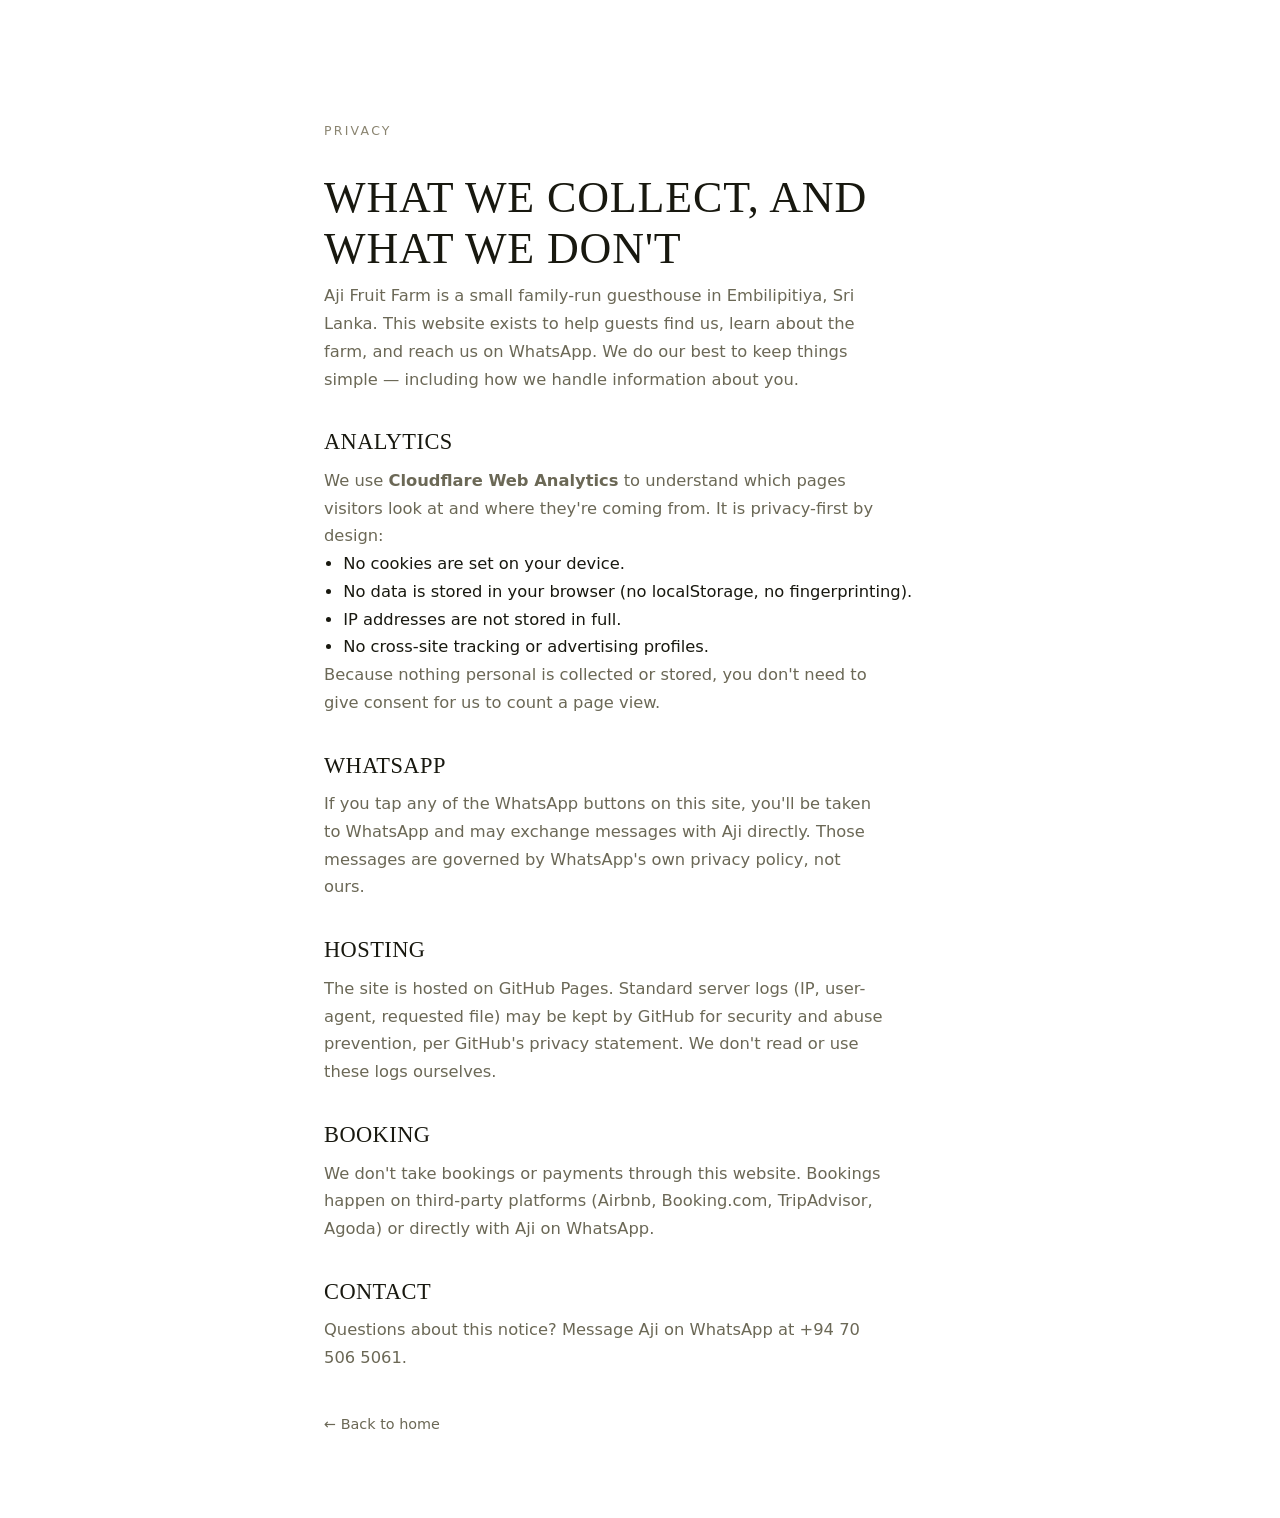
<file: privacy.html>
<!doctype html>
<html lang="en">
<head>
  <meta charset="utf-8">
  <meta name="viewport" content="width=device-width, initial-scale=1">
  <title>Privacy — Aji Fruit Farm</title>
  <meta name="description" content="Privacy notice for aji-fruit-farm.lk. We use Cloudflare Web Analytics — no cookies, no personal data stored.">
  <meta name="robots" content="noindex">
  <link rel="canonical" href="https://aji-fruit-farm.lk/privacy.html">
  <link rel="stylesheet" href="style.css?v=14">

  <!-- Cloudflare Web Analytics -->
  <script defer src='https://static.cloudflareinsights.com/beacon.min.js' data-cf-beacon='{"token": "c372317ae5d843ea82d99105d010a931"}'></script>
  <!-- End Cloudflare Web Analytics -->

  <style>
    .privacy-wrap { max-width: 680px; margin: 0 auto; padding: 120px 24px 80px; }
    .privacy-wrap h1 { font-family: var(--font-display); font-size: clamp(2rem, 4vw, 2.75rem); margin: 0 0 8px; }
    .privacy-wrap .kicker { font-size: 0.78rem; letter-spacing: 0.18em; text-transform: uppercase; color: #8a8470; margin: 0 0 32px; }
    .privacy-wrap h2 { font-family: var(--font-display); font-size: 1.4rem; margin: 36px 0 12px; }
    .privacy-wrap p, .privacy-wrap li { font-size: 1.02rem; line-height: 1.7; }
    .privacy-wrap ul { padding-left: 1.2em; }
    .privacy-wrap .back { display: inline-block; margin-top: 40px; font-size: 0.9rem; }
  </style>
</head>
<body class="subpage">

  <main class="privacy-wrap">
    <p class="kicker">Privacy</p>
    <h1>What we collect, and what we don't</h1>

    <p>Aji Fruit Farm is a small family-run guesthouse in Embilipitiya, Sri Lanka. This website exists to help guests find us, learn about the farm, and reach us on WhatsApp. We do our best to keep things simple — including how we handle information about you.</p>

    <h2>Analytics</h2>
    <p>We use <strong>Cloudflare Web Analytics</strong> to understand which pages visitors look at and where they're coming from. It is privacy-first by design:</p>
    <ul>
      <li>No cookies are set on your device.</li>
      <li>No data is stored in your browser (no localStorage, no fingerprinting).</li>
      <li>IP addresses are not stored in full.</li>
      <li>No cross-site tracking or advertising profiles.</li>
    </ul>
    <p>Because nothing personal is collected or stored, you don't need to give consent for us to count a page view.</p>

    <h2>WhatsApp</h2>
    <p>If you tap any of the WhatsApp buttons on this site, you'll be taken to WhatsApp and may exchange messages with Aji directly. Those messages are governed by <a href="https://www.whatsapp.com/legal/privacy-policy" target="_blank" rel="noopener">WhatsApp's own privacy policy</a>, not ours.</p>

    <h2>Hosting</h2>
    <p>The site is hosted on GitHub Pages. Standard server logs (IP, user-agent, requested file) may be kept by GitHub for security and abuse prevention, per <a href="https://docs.github.com/en/site-policy/privacy-policies/github-general-privacy-statement" target="_blank" rel="noopener">GitHub's privacy statement</a>. We don't read or use these logs ourselves.</p>

    <h2>Booking</h2>
    <p>We don't take bookings or payments through this website. Bookings happen on third-party platforms (Airbnb, Booking.com, TripAdvisor, Agoda) or directly with Aji on WhatsApp.</p>

    <h2>Contact</h2>
    <p>Questions about this notice? Message Aji on WhatsApp at <a href="https://wa.me/94705065061" target="_blank" rel="noopener">+94 70 506 5061</a>.</p>

    <p class="back"><a href="/">← Back to home</a></p>
  </main>

</body>
</html>
</file>
<file: style.css>
/* ============================================
   AJI'S FRUIT FARM
   Inspired by The Farm Resorts aesthetic
   ============================================ */

:root {
  --bg:        #ffffff;
  --bg-alt:    #ffffff;
  --bg-dark:   #1b3826;
  --text:      #18180f;
  --muted:     #6b6856;
  --border:    #d4cec3;
  --wa-green:  #25d366;

  --font-display: 'Cormorant Garamond', Georgia, serif;
  --font-body:    'Inter', system-ui, sans-serif;

  --max: 1200px;
  --gap: 108px;
  --side: 64px;
}

/* RESET */
*, *::before, *::after { box-sizing: border-box; margin: 0; padding: 0; }
img { display: block; max-width: 100%; height: auto; }
a { color: inherit; text-decoration: none; }
html { scroll-behavior: smooth; }
address { font-style: normal; }

body {
  background: var(--bg);
  color: var(--text);
  font-family: var(--font-body);
  font-size: 16px;
  font-weight: 400;
  line-height: 1.75;
}

/* LABEL — "01 — SECTION" */
.label {
  display: block;
  font-family: var(--font-body);
  font-size: 0.7rem;
  font-weight: 500;
  letter-spacing: 0.18em;
  text-transform: uppercase;
  color: var(--muted);
  margin-bottom: 20px;
}
.label--light { color: rgba(255,255,255,0.5); }

/* FACT LINE — small editorial info-line for distributing key details
   (price, included items, discounts). One uniform size site-wide so all
   gold captions read as the same voice regardless of position. */
.fact-line {
  display: block;
  font-family: var(--font-body);
  font-size: 0.88rem;
  font-weight: 500;
  letter-spacing: 0.14em;
  text-transform: uppercase;
  color: #b8842a;
  margin: -8px 0 22px;
}
.fact-line--light { color: rgba(255,255,255,0.78); }

/* Position modifier — when the caption sits BELOW the heading instead
   of above. Negative margin-top overlaps H2's 24px bottom margin so the
   caption reads as attached to the title, not floating between blocks. */
.fact-line--below { margin: 10px 0 26px; }

/* HEADINGS — subpages promote their first .split h2 to h1 for SEO/a11y
   (one h1 per page); same visual treatment so the editorial rhythm holds. */
h1, h2 {
  font-family: var(--font-display);
  /* Shrunk so heavy-text splits (food, explore) fit within 90svh
     without pushing the section — and image — taller than the rest. */
  font-size: clamp(2rem, 3.6vw, 3rem);
  font-weight: 300;
  line-height: 1.15;
  letter-spacing: 0.02em;
  text-transform: uppercase;
  margin-bottom: 24px;
}

h3 {
  font-family: var(--font-display);
  font-size: 1.5rem;
  font-weight: 400;
  letter-spacing: 0.03em;
  text-transform: uppercase;
  margin-bottom: 12px;
}

p {
  color: var(--muted);
  font-size: 0.975rem;
  line-height: 1.8;
  max-width: 54ch;
}

p + p { margin-top: 16px; }

/* NAV */
.nav {
  position: fixed;
  top: 0; left: 0; right: 0;
  z-index: 90;
  display: flex;
  align-items: center;
  justify-content: space-between;
  padding: 8px var(--side);
  /* Default (over content): compact white-glass strip — kept thin so
     it doesn't dominate the section it floats over. The taller, more
     editorial padding lives only in the .over-hero override below.
     Pure transparency too only when `.over-hero` is set (added by
     script.js while scrollY < hero).
     Hidden on scroll-down, revealed on scroll-up. */
  background: rgba(255, 255, 255, 0.42);
  backdrop-filter: blur(16px);
  -webkit-backdrop-filter: blur(16px);
  border-bottom: 1px solid rgba(27, 56, 38, 0.06);
  transition: transform 0.55s cubic-bezier(0.22, 0.61, 0.36, 1),
              opacity   0.45s ease,
              background 1.4s ease,
              backdrop-filter 1.4s ease,
              -webkit-backdrop-filter 1.4s ease,
              border-color 1.4s ease,
              padding 1.4s ease;
}
.nav.over-hero {
  padding: 18px var(--side) 14px;
  background: transparent;
  backdrop-filter: none;
  -webkit-backdrop-filter: none;
  border-bottom-color: transparent;
}
/* Compact text in the white-glass state so the thinner strip stays
   balanced. The .over-hero state keeps the larger sizes set on the
   base classes for the "main display" look. */
/* "At-top" = user is glued to the very top of the page (any page).
   When the user is here, the nav stays at its larger display size
   so the hero / opening photo gets the editorial header it deserves.
   Once the user scrolls (.at-top drops off), the bar tightens to the
   compact-strip sizes. Decoupled from .over-hero (which controls
   transparency/color), so subpage desktops can have big-size-at-top
   WITHOUT going transparent on the white text column. */
.nav:not(.at-top) .nav-logo { font-size: 1.15rem; }
.nav:not(.at-top) .nav-links a { font-size: 0.92rem; }
.nav:not(.at-top) .nav-wa { font-size: 0.92rem; padding: 4px 11px; }
.nav:not(.at-top) .nav-wa-arrow { width: 16px; height: 16px; }
.nav.hidden {
  transform: translateY(-100%);
  opacity: 0;
  pointer-events: none;
}

.nav-logo {
  display: flex;
  align-items: center;
  flex: 0 0 auto;
  line-height: 0;
  text-decoration: none;
}

.nav-logo img {
    display: block;
    width: clamp(44px, 5vw, 64px);
    height: clamp(44px, 5vw, 64px);
    object-fit: contain;
    border-radius: 50%;
    flex-shrink: 0;
    transition: filter 0.4s ease;
}

.nav-logo:active img {
  filter: drop-shadow(0 0 8px rgba(255, 215, 145, 0.7));
}
/* Soft warm halo when the logo is pressed — fades in/out smoothly with
   the text-shadow transition so the click feels acknowledged without
   a sharp flash. Gold tone catches both default (dark green) and
   over-hero (white) states. */
.nav-logo:active {
  text-shadow:
    0 0 18px rgba(255, 215, 145, 0.85),
    0 0 36px rgba(255, 215, 145, 0.4),
    0 1px 2px rgba(255, 255, 255, 0.35);
}

.nav-links {
  display: flex;
  gap: 48px;
}

.nav-links a {
    position: relative;
    font-size: 1.08rem;
    font-weight: 400;
    letter-spacing: 0.14em;
    text-transform: uppercase;
    color: var(--bg-dark);
    text-shadow: 0 1px 2px rgba(255, 255, 255, 0.35);
}

/* Hover affordance: gold underline slides in from the left */
.nav-links a:hover,
.nav-links a:focus-visible {
   color: #A8792A !important;
    text-shadow: 0 0 8px rgba(217, 183, 110, 0.45);
}

.nav-links a::after {
    content: '';
    position: absolute;
    left: 0;
    bottom: -4px;
    width: 100%;
    height: 1px;
    background: currentColor;
    transform: scaleX(0);
    transform-origin: left;
    transition: transform 0.4s cubic-bezier(0.22, 0.61, 0.36, 1);
    opacity: 0.85;
}

.nav-links a:hover::after {
    transform: scaleX(1);
}

.nav-links a:active {
    opacity: 0.7;
}

.nav-links a[aria-current="page"]::after {
    transform: scaleX(1);
}

/* Show only the hovered link underline while hovering the nav group */
.nav-links:hover a[aria-current="page"]:not(:hover)::after {
    transform: scaleX(0);
}

.nav-links a:hover::after { transform: scaleX(1); }
.nav-links a:active { opacity: 0.7; }
.nav-links a[aria-current="page"]::after {
  transform: scaleX(1);
}
/* While the visitor is hovering anywhere inside the nav-links group,
   suppress the current-page underline so only the hovered link shows
   one. Prevents the "two highlighted at once" confusion when moving
   from the current page to another link. */
.nav-links:hover a[aria-current="page"]:not(:hover)::after {
  transform: scaleX(0);
}

.nav-wa {
  display: inline-flex;
  align-items: center;
  gap: 8px;
  background: transparent;
  color: var(--bg-dark);
  /* Same size/weight/color as .nav-links a, but Title Case (Vivre
     "Let's Talk" style) so the CTA stays part of the bar's family
     while signaling its action. Tighter letter-spacing because mixed
     case doesn't need wide tracking. */
  font-size: 1.1rem;
  font-weight: 400;
  letter-spacing: 0.01em;
  text-transform: none;
  text-shadow: 0 1px 2px rgba(255, 255, 255, 0.35);
  padding: 5px 14px;
  border: 1px solid var(--bg-dark);
  border-radius: 8px;
  /* Soft drop-shadow gives the pill a sense of body / anchor — sits
     ON the bar instead of being painted into it. Forest tint so the
     glow stays inside the brand palette. */
  box-shadow: 0 2px 12px rgba(27, 56, 38, 0.16);
  /* Split timings: hover-driven props (background, shadow, transform)
     stay snappy at ~0.25s. State-driven props (color, text-shadow,
     border-color — change when the nav crosses .over-hero) take
     0.6s, matching the nav background dissolve. */
  transition:
    background 0.25s ease,
    box-shadow 0.3s ease,
    transform 0.2s ease,
    color 1.4s ease,
    text-shadow 1.4s ease,
    border-color 1.4s ease,
    font-size 1.4s ease,
    padding 1.4s ease;
}
/* Arrow holder — stacks the two arrows in one slot so swapping them
   on hover doesn't shift the pill's width. */
.nav-wa-arrow {
  position: relative;
  display: inline-flex;
  width: 20px;
  height: 20px;
  flex-shrink: 0;
  transition: width 1.4s ease, height 1.4s ease;
}
.nav-wa-arrow svg {
  position: absolute;
  inset: 0;
  width: 100%;
  height: 100%;
  transition: opacity 0.25s ease, transform 0.35s cubic-bezier(0.22, 0.61, 0.36, 1);
}
/* Default: ↗ (diagonal up-right) visible, → hidden. On hover this
   inverts — the arrow rotates from "external link" feel to "go this
   way" forward arrow, lifted slightly to the right. */
.nav-wa-arrow .arrow-hover { opacity: 0; transform: translateX(-4px); }
.nav-wa:hover .nav-wa-arrow .arrow-default { opacity: 0; transform: translateX(4px); }
.nav-wa:hover .nav-wa-arrow .arrow-hover { opacity: 1; transform: translateX(0); }
/* Hover: white fill with forest-dark text. The pill flips to a
   clean filled state — strong invitation to click without breaking
   palette (forest ink on white is the page's own type pairing). */
.nav-wa:hover {
  background: #fff;
  color: var(--bg-dark);
  text-shadow: none;
  border-color: var(--bg-dark);
  box-shadow: 0 6px 22px rgba(27, 56, 38, 0.28);
  transform: translateY(-1px);
}
/* (arrow swap handled by .nav-wa-arrow rules above) */
/* Active state: micro press to ground the lift. */
.nav-wa:active { transform: translateY(0) scale(0.98); }

/* Entry animation: one-time invitation on page load. The pill fades
   in and settles down ~5px, drawing the eye to the CTA in the first
   moment of the page without ambient motion. Respects
   prefers-reduced-motion: users who opt out see the static pill. */
@media (prefers-reduced-motion: no-preference) {
  @keyframes nav-wa-entry {
    0%   { opacity: 0; transform: translateY(-6px); }
    100% { opacity: 1; transform: translateY(0); }
  }
  .nav-wa {
    animation: nav-wa-entry 0.7s cubic-bezier(0.22, 0.61, 0.36, 1) 0.45s both;
  }
}

/* MOBILE HAMBURGER + FULL-SCREEN MENU
   Burger sits in the nav (hidden on desktop). Overlay is fixed,
   full-viewport, with editorial Cormorant links — Vivre/Aēsop pattern.
   Desktop: both hidden. Mobile: burger replaces the inline nav-links
   + Book Direct pill in the bar. */
.nav-burger {
  display: none;
  background: transparent;
  border: none;
  padding: 6px;
  margin-left: 4px;
  cursor: pointer;
  color: var(--text);
  transition: color 0.2s;
}
.nav-burger svg { width: 26px; height: 26px; display: block; }
.nav.over-hero .nav-burger { color: #fff; }

/* Belt-and-suspenders: even if a stale CSS bundle is cached on the
   user's device and the rules below haven't loaded yet, the [hidden]
   attribute on the overlay element keeps it out of layout. The JS
   removes [hidden] before adding .open, so the transition still runs. */
.nav-overlay[hidden] { display: none !important; }

/* Editorial photo-overlay menu — Vivre-style.
   Photo background with dark wash + numbered Cormorant links staggered in. */
.nav-overlay {
  position: fixed;
  inset: 0;
  z-index: 100;
  overflow: hidden;
  color: #fff;
  display: block;
  opacity: 0;
  pointer-events: none;
  visibility: hidden;
  transition: opacity 0.46s ease-out, visibility 0s linear 0.46s;
}
.nav-overlay.open {
  opacity: 1;
  pointer-events: auto;
  visibility: visible;
  transition: opacity 0.46s ease-out;
}

/* Photo + wash */
.nav-overlay-bg {
  position: absolute;
  inset: 0;
  z-index: 0;
  overflow: hidden;
}
.nav-overlay-bg img {
  width: 100%;
  height: 100%;
  object-fit: cover;
  object-position: 60% bottom;
  filter: brightness(0.78);
}
.nav-overlay-bg::after {
  content: '';
  position: absolute;
  inset: 0;
  background:
    linear-gradient(180deg, rgba(0,0,0,0.45) 0%, rgba(0,0,0,0.15) 30%, rgba(0,0,0,0.6) 100%),
    linear-gradient(45deg, rgba(0,0,0,0.35) 0%, rgba(0,0,0,0) 50%);
}

/* Brand wordmark — top left */
/* Brand logo — mobile menu */
.nav-overlay-brand {
    position: absolute;
    top: 22px;
    left: var(--side);
    z-index: 2;
    width: 125px;
    height: auto;
    object-fit: contain;
  display: none;
}

/* Close X */
.nav-overlay-close {
  position: absolute;
  top: 16px;
  right: var(--side);
  z-index: 2;
  background: transparent;
  border: none;
  padding: 8px;
  cursor: pointer;
  color: rgba(255,255,255,0.94);
}
.nav-overlay-close svg {
  width: 26px;
  height: 26px;
  display: block;
  filter: drop-shadow(0 1px 6px rgba(0,0,0,0.45));
}

/* Numbered links */
.nav-overlay-links {
  position: absolute;
  left: 0;
  right: 0;
  top: 38%;
  transform: translateY(-50%);
  z-index: 2;
  display: flex;
  flex-direction: column;
  gap: 22px;
  padding: 0 var(--side);
}
.nav-overlay-links a {
  display: grid;
  grid-template-columns: 28px 32px 1fr;
  align-items: center;
  gap: 14px;
  color: rgba(255,255,255,0.96);
  text-decoration: none;
  font-family: var(--font-display);
  font-size: clamp(1.85rem, 8vw, 2.6rem);
  font-weight: 400;
  letter-spacing: 0.01em;
  line-height: 1;
  text-shadow: 0 2px 14px rgba(0,0,0,0.45);
  opacity: 0;
  transform: translateY(10px);
  transition: opacity 0.42s ease-out, transform 0.42s ease-out;
}
.nav-overlay-links .nv-num {
  font-family: var(--font-body);
  font-size: 0.68rem;
  font-weight: 500;
  letter-spacing: 0.22em;
  color: rgba(255,255,255,0.55);
  text-shadow: 0 1px 6px rgba(0,0,0,0.5);
  align-self: center;
  line-height: 1;
}
.nav-overlay-links .nv-rule {
  height: 1px;
  width: 28px;
  background: rgba(255,255,255,0.42);
  transition: width 0.35s ease-out, background 0.25s;
}
.nav-overlay-links a:active .nv-rule { width: 40px; }
.nav-overlay-links a[aria-current="page"] .nv-rule { background: #d9a85a; width: 40px; }
.nav-overlay-links a[aria-current="page"] { color: #d9a85a; }
.nav-overlay-links a[aria-current="page"] .nv-num { color: rgba(217,168,90,0.85); }

/* Stagger fade-in */
.nav-overlay.open .nav-overlay-links a:nth-child(1) { opacity: 1; transform: none; transition-delay: 0.10s; }
.nav-overlay.open .nav-overlay-links a:nth-child(2) { opacity: 1; transform: none; transition-delay: 0.18s; }
.nav-overlay.open .nav-overlay-links a:nth-child(3) { opacity: 1; transform: none; transition-delay: 0.26s; }
.nav-overlay.open .nav-overlay-links a:nth-child(4) { opacity: 1; transform: none; transition-delay: 0.34s; }
.nav-overlay.open .nav-overlay-links a:nth-child(5) {
  opacity: 1;
  transform: none;
  transition-delay: 0.42s;
}
/* CTA — text style with gold hairline above */
.nav-overlay-cta {
  position: absolute;
  bottom: 84px;
  left: var(--side);
  z-index: 2;
  display: flex;
  flex-direction: column;
  gap: 12px;
  color: #fff;
  text-decoration: none;
  opacity: 0;
  transform: translateY(8px);
  transition: opacity 0.42s ease-out, transform 0.42s ease-out;
}
.nav-overlay.open .nav-overlay-cta {
  opacity: 1;
  transform: none;
  transition-delay: 0.46s;
}
.nav-overlay-cta .nv-cta-rule {
  display: block;
  height: 1px;
  width: 56px;
  background: #d9a85a;
}
.nav-overlay-cta .nv-cta-text {
  font-family: var(--font-display);
  font-style: italic;
  font-size: 1.25rem;
  font-weight: 400;
  color: rgba(255,255,255,0.96);
  text-shadow: 0 1px 10px rgba(0,0,0,0.45);
}
.nav-overlay-cta .nv-arrow {
  display: inline-block;
  margin-left: 8px;
  transition: transform 0.3s;
}
.nav-overlay-cta:active .nv-arrow { transform: translateX(4px); }

/* Meta — bottom left, small caps */
.nav-overlay-meta {
  position: absolute;
  bottom: 28px;
  left: var(--side);
  z-index: 2;
  margin: 0;
  font-family: var(--font-body);
  font-size: 0.7rem;
  font-weight: 500;
  letter-spacing: 0.22em;
  text-transform: uppercase;
  color: rgba(255,255,255,0.82);
  text-shadow: 0 1px 8px rgba(0,0,0,0.55);
  opacity: 0;
  transition: opacity 0.42s ease-out;
}
.nav-overlay.open .nav-overlay-meta {
  opacity: 1;
  transition-delay: 0.56s;
}

/* Hide old SVG icon inside CTA if any leftover markup exists */
.nav-overlay-cta svg { display: none; }

/* OVER-HERO VARIANT — when the nav sits above the hero photo (toggled
   by script.js based on scrollY < hero height), switch every link,
   logo, and the CTA to a light color so the text reads against the
   foliage. Strong dark text-shadow gives a subtle halo that works on
   bright AND dark patches of the photo. */
/* Over-hero: logo + nav links + CTA outline stay light (white text +
   dark halo) so they read on the photo. CTA hover still inverts to
   forest-fill — consistent click feedback across states. */
.nav.over-hero .nav-logo,
.nav.over-hero .nav-links a {
  color: #fff;
  text-shadow: 0 2px 14px rgba(0, 0, 0, 0.75),
               0 0 3px rgba(0, 0, 0, 0.55),
               0 1px 2px rgba(0, 0, 0, 0.4);
}
.nav.over-hero .nav-wa {
  color: #fff;
  text-shadow: 0 2px 14px rgba(0, 0, 0, 0.75),
               0 0 3px rgba(0, 0, 0, 0.55),
               0 1px 2px rgba(0, 0, 0, 0.4);
  border-color: rgba(255, 255, 255, 0.85);
}
.nav.over-hero .nav-links a:hover { color: #fff; }
.nav.over-hero .nav-links a::after { background: #fff; }
.nav.over-hero .nav-wa:hover {
  /* Same white fill / forest-dark text as default hover — consistent
     pill character across both states. */
  background: #fff;
  color: var(--bg-dark);
  text-shadow: none;
  border-color: #fff;
  box-shadow: 0 6px 22px rgba(0, 0, 0, 0.28);
}

/* HERO */
.hero {
  position: relative;
  height: 100svh;
  min-height: 600px;
  overflow: hidden;
  display: flex;
  align-items: flex-end;
  justify-content: flex-start;
}

.hero-image {
  position: absolute;
  inset: 0;
  overflow: hidden;
}
.hero-image img {
  width: 100%;
  height: 100%;
  object-fit: cover;
  /* Bottom-anchored crop so the stone path leads the eye into the frame
     (the path lives in the lower-right of the source photo). Slight
     brightness lift so the foliage doesn't read as flat-dark. */
  object-position: 60% bottom;
  filter: brightness(1.22);
}
.hero-image::after {
  content: '';
  position: absolute;
  inset: 0;
  /* Two-layer overlay: a diagonal vignette darkens the bottom-left
     where kicker + H1 sit, then a soft 170deg wash adds the editorial
     mood across the whole frame. Keeps text legible in every frame of
     the slow zoom. */
  background:
    linear-gradient(180deg, rgba(0,0,0,0.28) 0%, rgba(0,0,0,0) 14%),
    linear-gradient(45deg, rgba(0,0,0,0.6) 0%, rgba(0,0,0,0) 55%),
    linear-gradient(170deg, rgba(0,0,0,0.05) 0%, rgba(0,0,0,0.45) 100%);
}

.hero-content {
  position: relative;
  z-index: 1;
  text-align: left;
  color: #fff;
  /* Vivre-style bottom-left composition. Padding reserves the editorial
     bottom-left corner for the kicker + H1 stack while the photo holds
     the rest of the viewport. */
  padding: 0 var(--side) 80px;
  max-width: 100%;
}

/* HERO KICKER — tiny uppercase line above the H1, with a hairline rule
   extending to the right (Vivre's "DO IT DIFFERENTLY" pattern). The
   single small typographic moment that frames the H1 below. */
.hero-kicker {
  display: inline-flex;
  align-items: center;
  gap: 18px;
  font-family: var(--font-body);
  font-size: 0.78rem;
  font-weight: 500;
  letter-spacing: 0.22em;
  text-transform: uppercase;
  color: rgba(255, 255, 255, 0.96);
  text-shadow: 0 1px 14px rgba(0, 0, 0, 0.7);
  margin: 0 0 28px;
  max-width: none;
}
.hero-kicker::after {
  content: '';
  display: inline-block;
  width: 64px;
  height: 1px;
  background: rgba(255, 255, 255, 0.55);
}

.hero-label {
  font-size: 0.72rem;
  font-weight: 500;
  letter-spacing: 0.2em;
  text-transform: uppercase;
  color: rgba(255,255,255,0.7);
  margin-bottom: 20px;
  max-width: none;
}

.hero-content h1 {
  font-family: var(--font-display);
  /* Uppercase to stay consistent with the rest of the site (every h2
     is uppercase via the global rule). Refined editorial: light 300
     weight + two-line composition keeps it delicate even in caps. */
  font-size: clamp(2rem, 6.8vw, 5.8rem);
  font-weight: 300;
  line-height: 1;
  letter-spacing: 0.02em;
  text-transform: uppercase;
  margin: 0;
  text-shadow: 0 4px 28px rgba(0, 0, 0, 0.55), 0 1px 10px rgba(0, 0, 0, 0.5);
}

/* Tagline is OFF on desktop (kicker + 2-line uppercase H1 carries the
   composition there). The mobile breakpoint flips it on and hides the
   kicker + the "Lake View Cottages" tail of the H1, producing the
   editorial "AJI FRUIT FARM / italic tagline" pairing per Rivka's ref. */
.hero-tagline { display: none; }

.hero-tagline {
  font-family: var(--font-display);
  font-size: clamp(1.15rem, 2.2vw, 1.55rem);
  font-style: italic;
  font-weight: 400;
  /* Readability over the photo — bumped opacity and added a soft text
     shadow so the italic Cormorant reads cleanly against the foliage
     gradient instead of fading into it. */
  color: rgba(255,255,255,0.96);
  text-shadow: 0 1px 14px rgba(0,0,0,0.45);
  line-height: 1.5;
  max-width: none;
}

/* Hero location — small SEO-charged subtitle below the tagline that
   anchors the property to Udawalawe (the dominant search keyword) */
.hero-location {
  margin-top: 14px;
  font-family: var(--font-body);
  font-size: 0.74rem;
  font-weight: 500;
  letter-spacing: 0.18em;
  text-transform: uppercase;
  color: rgba(255,255,255,0.82);
  text-shadow: 0 1px 10px rgba(0,0,0,0.55);
  max-width: none;
}

.hero-ctas {
  display: inline-flex;
  flex-wrap: wrap;
  align-items: center;
  justify-content: center;
  gap: 14px;
  margin-top: 56px;
}
.hero-ctas .hero-cta { margin-top: 0; }
/* Solid pill — must come after the base .hero-cta in source order so
   its color wins. Uses the forest-green ink for readable contrast on
   the white pill (instead of inheriting white-on-white). */
a.hero-cta.hero-cta--solid {
  background: rgba(255, 255, 255, 0.95);
  border-color: rgba(255, 255, 255, 0.95);
  color: var(--bg-dark);
  text-shadow: none;
}
a.hero-cta.hero-cta--solid:hover {
  background: var(--bg);
  border-color: var(--bg);
  color: var(--bg-dark);
}

.hero-scroll {
  position: absolute;
  bottom: 28px;
  left: 50%;
  transform: translateX(-50%);
  z-index: 1;
  color: rgba(255, 255, 255, 0.55);
  transition: color 0.3s, transform 0.3s;
}
.hero-scroll svg { width: 28px; height: 28px; stroke-width: 1.4; }
.hero-scroll:hover {
  color: rgba(255, 255, 255, 0.95);
  transform: translateX(-50%) translateY(3px);
}
@keyframes bounce {
  0%, 100% { transform: translateX(-50%) translateY(0); }
  50%       { transform: translateX(-50%) translateY(6px); }
}

/* HERO CTA BUTTON */
.hero-cta {
  display: inline-flex;
  align-items: center;
  gap: 10px;
  /* margin-top is overridden to 0 inside .hero-ctas; standalone (legacy)
     keeps the original position. Tightened from 56 -> 32px so the CTA
     sits close to the tagline instead of floating in space. */
  margin-top: 32px;
  padding: 14px 32px;
  border: 1px solid rgba(255,255,255,0.6);
  border-radius: 999px;
  color: #fff;
  font-size: 0.74rem;
  font-weight: 500;
  letter-spacing: 0.16em;
  text-transform: uppercase;
  text-shadow: 0 1px 8px rgba(0,0,0,0.35);
  transition: background 0.25s, border-color 0.25s, color 0.25s,
              text-shadow 0.25s, transform 0.2s;
}
.hero-cta svg { transition: transform 0.25s; }
.hero-cta:hover {
  background: var(--bg);
  border-color: var(--bg);
  color: var(--text);
  text-shadow: none;
}
.hero-cta:hover svg { transform: translateX(4px); }

/* ANCHOR SCROLL OFFSET — compensate for fixed nav */
section[id] { scroll-margin-top: 80px; }

/* SPLIT SECTION */
.split {
  display: grid;
  grid-template-columns: 1fr 1fr;
  /* Locked to exactly one viewport so the image side always fills the
     entire column, regardless of how much text is in the other column.
     overflow: hidden clips any text that would otherwise force the
     section taller than 100svh (belt + suspenders against asymmetry
     between image and text columns). Padding on .split-text is
     responsive (clamp) so content fits on shorter laptop screens. */
  height: 100svh;
  align-items: stretch;
  overflow: hidden;
}

/* Hero split on subpages: leave ~10vh so the next section peeks above the
   fold — a passive "there's more below (and more photos)" cue, no extra
   chrome. Desktop only; on mobile the splits stack and scroll is obvious. */
.split--hero { height: 90svh; }

.split--reverse .split-text { order: 2; }
.split--reverse .split-image { order: 1; }

.split-text {
  display: flex;
  flex-direction: column;
  justify-content: center;
  padding: clamp(48px, 7vh, var(--gap)) var(--side);
}
/* Story introduction */
.story-intro {
    font-size: clamp(1.05rem, 1.15vw, 1.18rem);
    font-weight: 500;
    line-height: 1.7;
    color: #47704D;
    max-width: 54ch;
}
/* Editorial sign-off line that closes a centered split-text block.
   Hairline + italic Cormorant — sits as part of the centered group,
   not pinned to the bottom (the rest of the site centers .split-text). */
.split-signature {
  margin-top: 28px;
  max-width: 32ch;
}
.split-signature-rule {
  display: block;
  width: 48px;
  height: 1px;
  background: var(--bg-dark);
  opacity: 0.45;
  margin-bottom: 14px;
}
.split-signature p {
  font-family: var(--font-display);
  font-size: clamp(1rem, 1.2vw, 1.2rem);
  font-style: italic;
  font-weight: 300;
  line-height: 1.45;
  color: var(--muted);
  margin: 0;
  max-width: none;
}

/* FEATURES LIST — 2-column compact list of amenities inside a split-text
   column (used by WHAT'S INCLUDED on rooms.html). Mobile collapses to
   single-column further down in the @media block. */
.features-list {
  list-style: none;
  display: grid;
  grid-template-columns: 1fr 1fr;
  gap: 14px 22px;
  margin: 0;
  padding: 0;
  max-width: none;
}
.features-list li {
  font-size: 0.95rem;
  color: var(--muted);
  display: flex;
  gap: 10px;
  align-items: flex-start;
  line-height: 1.5;
}
.features-list li span:first-child { flex-shrink: 0; font-size: 1.15rem; }

/* Icon wrappers in features-list: line-icon SVG, monochrome in the
   brand's forest green. Sized to align visually with the text x-height,
   not the cap height, so the icon sits with the word baseline. */
.features-list .fl-icon {
  display: inline-flex;
  align-items: center;
  justify-content: center;
  width: 22px;
  height: 22px;
  color: var(--bg-dark);
  flex-shrink: 0;
  /* Lift the icon ~1px so it optically aligns with lowercase text. */
  margin-top: 1px;
  opacity: 0.85;
}
.features-list .fl-icon svg { width: 100%; height: 100%; }

.split-image {
  position: relative;
  overflow: hidden;
}
.split-image img {
  width: 100%;
  height: 100%;
  object-fit: cover;
  transition: transform 0.8s ease;
}
.split-image:hover img { transform: scale(1.03); }

.split-image--host-collage {
  display: flex;
  align-items: center;
  justify-content: center;
  background: #fff;
}
.split-image--host-collage img {
  object-fit: contain;
  padding: clamp(14px, 2.5vw, 40px);
}
.split-image--host-collage:hover img {
  transform: none;
}

.cottage-gallery-wrap {
  background: var(--bg);
  padding: clamp(18px, 2.6vw, 38px);
}
.cottage-gallery {
  width: 100%;
  height: 100%;
  display: grid;
  grid-template-columns: repeat(12, 1fr);
  grid-template-rows: repeat(8, 1fr);
  gap: clamp(10px, 1vw, 16px);
}
.cottage-shot {
  position: relative;
  display: block;
  overflow: hidden;
  min-width: 0;
  min-height: 0;
  border: 0;
  padding: 0;
  border-radius: 20px;
  background: #f7f7f4;
  cursor: pointer;
  animation: gallery-rise 0.7s ease both;
  transition: transform 0.34s ease, box-shadow 0.34s ease;
}
.cottage-shot:nth-child(1) { grid-column: 1 / 7; grid-row: 1 / 5; animation-delay: 0.04s; }
.cottage-shot:nth-child(2) { grid-column: 7 / 13; grid-row: 1 / 3; animation-delay: 0.1s; }
.cottage-shot:nth-child(3) { grid-column: 1 / 4; grid-row: 5 / 9; animation-delay: 0.16s; }
.cottage-shot:nth-child(4) { grid-column: 7 / 10; grid-row: 3 / 6; animation-delay: 0.22s; }
.cottage-shot:nth-child(5) { grid-column: 10 / 13; grid-row: 3 / 6; animation-delay: 0.28s; }
.cottage-shot:nth-child(6) { grid-column: 4 / 7; grid-row: 5 / 9; animation-delay: 0.34s; }
.cottage-shot:nth-child(7) { grid-column: 7 / 10; grid-row: 6 / 9; animation-delay: 0.4s; }
.cottage-shot img {
  width: 100%;
  height: 100%;
  object-fit: cover;
  transition: transform 0.55s ease;
}
.split-image:hover .cottage-shot img,
.cottage-gallery-wrap:hover img {
  transform: none;
}
.cottage-shot:hover {
  transform: translateY(-6px);
  box-shadow: 0 22px 44px rgba(27, 56, 38, 0.18);
}
.cottage-shot:hover img {
  transform: scale(1.045);
}

@keyframes gallery-rise {
  from { opacity: 0; transform: translateY(18px); }
  to { opacity: 1; transform: translateY(0); }
}

.gallery-lightbox[hidden] { display: none; }
.gallery-lightbox {
  position: fixed;
  inset: 0;
  z-index: 220;
  display: grid;
  place-items: center;
  padding: clamp(18px, 4vw, 56px);
  opacity: 0;
  transition: opacity 0.4s ease-in-out;
}
.gallery-lightbox.is-open { opacity: 1; }
.gallery-lightbox__backdrop {
  position: absolute;
  inset: 0;
  background: rgba(8, 12, 10, 0.78);
  backdrop-filter: blur(18px);
  -webkit-backdrop-filter: blur(18px);
}
.gallery-lightbox__stage {
  position: relative;
  z-index: 1;
  display: grid;
  place-items: center;
  width: min(88vw, 1180px);
  height: min(82vh, 760px);
}
.gallery-lightbox__image {
  max-width: 100%;
  max-height: 100%;
  width: auto;
  height: auto;
  object-fit: contain;
  border-radius: 20px;
  box-shadow: 0 32px 90px rgba(0, 0, 0, 0.42);
  opacity: 0;
  transition: opacity 0.22s ease, transform 0.32s ease;
}
.gallery-lightbox__image.is-visible { opacity: 1; }
.gallery-lightbox__button {
  position: absolute;
  z-index: 2;
  display: inline-flex;
  align-items: center;
  justify-content: center;
  width: 46px;
  height: 46px;
  border: 0;
  border-radius: 50%;
  background: rgba(255, 255, 255, 0.92);
  color: var(--bg-dark);
  cursor: pointer;
  box-shadow: 0 14px 34px rgba(0, 0, 0, 0.24);
  transition: transform 0.2s ease, background 0.2s ease;
}
.gallery-lightbox__button:hover {
  transform: translateY(-2px);
  background: #fff;
}
.gallery-lightbox__close { top: clamp(18px, 4vw, 38px); right: clamp(18px, 4vw, 38px); }
.gallery-lightbox__prev { left: clamp(14px, 3vw, 34px); top: 50%; transform: translateY(-50%); }
.gallery-lightbox__next { right: clamp(14px, 3vw, 34px); top: 50%; transform: translateY(-50%); }
.gallery-lightbox__prev:hover,
.gallery-lightbox__next:hover { transform: translateY(calc(-50% - 2px)); }
.gallery-lightbox__counter {
  position: absolute;
  left: 50%;
  bottom: clamp(16px, 3vw, 34px);
  z-index: 2;
  transform: translateX(-50%);
  color: rgba(255, 255, 255, 0.82);
  font-size: 0.78rem;
  letter-spacing: 0.16em;
  text-transform: uppercase;
}
.gallery-flight {
  position: fixed;
  z-index: 230;
  object-fit: cover;
  border-radius: 20px;
  pointer-events: none;
  box-shadow: 0 26px 70px rgba(0, 0, 0, 0.36);
  transition: top 0.4s ease-in-out, left 0.4s ease-in-out,
              width 0.4s ease-in-out, height 0.4s ease-in-out,
              border-radius 0.4s ease-in-out;
}
body.gallery-open { overflow: hidden; }

#welcome .split-image {
  align-self: center;
  justify-self: center;
  width: min(88%, 620px);
  height: min(78svh, 620px);
  border-radius: 18px;
}

/* Single soft transition — only between the hero and the first split
   image. All other photos meet white with a clean photographic edge. */
#welcome .split-image::before {
  content: '';
  position: absolute;
  top: 0; left: 0; right: 0;
  height: 60px;
  background: linear-gradient(to bottom, var(--bg) 0%, transparent 100%);
  pointer-events: none;
  z-index: 1;
}


/* COTTAGES */
.cottages {
  padding: var(--gap) var(--side);
  background: var(--bg-alt);
}

.cottages-header {
  margin-bottom: 56px;
}
.cottages-sub {
  margin-top: -16px;
}

/* Cottage teaser grid linking to rooms.html */
.cottage-teaser {
  display: block;
  cursor: pointer;
}

.teaser-grid {
  display: grid;
  grid-template-columns: 2fr 1fr;
  gap: 8px;
  height: clamp(260px, 38vw, 500px);
  margin-bottom: 20px;
  overflow: hidden;
}

.teaser-main {
  overflow: hidden;
}
.teaser-main img {
  width: 100%;
  height: 100%;
  object-fit: cover;
  transition: transform 0.6s ease;
}

.teaser-side {
  display: grid;
  grid-template-rows: 1fr 1fr;
  gap: 8px;
  height: 100%;
  overflow: hidden;
}
.teaser-side img {
  width: 100%;
  height: 100%;
  object-fit: cover;
  transition: transform 0.6s ease;
}
.teaser-side div { overflow: hidden; }

.cottage-teaser:hover .teaser-main img,
.cottage-teaser:hover .teaser-side img { transform: scale(1.03); }

.teaser-main::after {
  content: '';
  position: absolute;
  inset: 0;
  background: rgba(27, 56, 38, 0);
  transition: background 0.35s ease;
  pointer-events: none;
}
.cottage-teaser:hover .teaser-main::after {
  background: rgba(27, 56, 38, 0.12);
}
.teaser-main { position: relative; }

.teaser-cta {
  display: inline-flex;
  align-items: center;
  gap: 10px;
  font-size: 0.85rem;
  font-weight: 500;
  letter-spacing: 0.12em;
  text-transform: uppercase;
  color: var(--text);
  border-bottom: 1px solid var(--text);
  padding-bottom: 2px;
  transition: gap 0.2s;
}
.cottage-teaser:hover .teaser-cta { gap: 16px; }

.card-body {
  padding: 20px 0 0;
}
.card-body h3 { margin-bottom: 8px; }
.card-body p { max-width: none; }

/* ITINERARY — "Three days at the farm" — narrative-transportation
   block that lets the visitor mentally rehearse the actual stay.
   Same padding as .explore so the two card-trio sections feel like
   one editorial template. */
.itinerary {
  padding: 56px var(--side);
  background: var(--bg-alt);
  text-align: center;
}
.itinerary-header { margin-bottom: 32px; }
.itinerary-header .label { margin-bottom: 12px; }
.itinerary-header h2 { margin-bottom: 0; }
.itinerary-hint { display: none; }
.explore-hint { display: none; }

/* Shared 3-card grid template — used by .itinerary-days AND .activities
   so the two trios feel intentionally identical: same columns, same
   breathing room between cards, same max width. Anything specific to
   one section (text-align, etc.) lives on the parent class. */
.itinerary-days,
.activities {
  display: grid;
  grid-template-columns: repeat(3, 1fr);
  gap: 32px;
  max-width: 1100px;
  margin: 0 auto;
}
.itinerary-days { text-align: left; }

.day { display: flex; flex-direction: column; }

.day-img {
  position: relative;
  aspect-ratio: 3/2;
  overflow: hidden;
  margin-bottom: 14px;
}
.day-img img {
  width: 100%;
  height: 100%;
  object-fit: cover;
  transition: transform 0.6s ease;
}
.day:hover .day-img img { transform: scale(1.04); }

.day-num {
  position: absolute;
  top: 14px;
  left: 14px;
  background: rgba(255, 255, 255, 0.92);
  color: var(--bg-dark);
  font-family: var(--font-body);
  font-size: 0.66rem;
  font-weight: 600;
  letter-spacing: 0.16em;
  text-transform: uppercase;
  padding: 6px 12px;
  border-radius: 999px;
}

.day h3 {
  font-size: 1.4rem;
  margin-bottom: 8px;
  text-transform: none;
  letter-spacing: 0;
  font-weight: 400;
}
.day p {
  max-width: none;
  font-size: 0.92rem;
  line-height: 1.6;
}

.itinerary-cta {
  text-align: center;
  margin-top: 36px;
}
.itinerary-cta .text-link { margin-top: 0; }

@media (max-width: 860px) {
  /* On mobile the 3 days run horizontally as a swipeable strip — fits
     in one screen, lets the user thumb through Days 1/2/3 like a story
     instead of scrolling past three full-height cards. */
  .itinerary { padding: 48px 0; }
  .itinerary-header { padding: 0 var(--side); margin-bottom: 24px; }
  .itinerary-hint {
    display: block;
    margin-top: 10px;
    font-family: var(--font-body);
    font-size: 0.72rem;
    font-weight: 500;
    letter-spacing: 0.16em;
    color: var(--muted);
    text-transform: uppercase;
    opacity: 0.85;
  }
  .itinerary-days {
    grid-template-columns: none;
    grid-auto-flow: column;
    /* 80% width + 18px gap: each card is a touch narrower than before
       so the gap between them breathes, and the next-card peek is a
       cleaner ~15% sliver instead of a thin slice. */
    grid-auto-columns: 80%;
    gap: 18px;
    max-width: none;
    overflow-x: auto;
    scroll-snap-type: x mandatory;
    /* Side padding on the strip itself (NOT on the cards) — first card
       snaps flush with the side gutter, last card never crops on the right.
       scroll-padding tells the snap engine where the visible edge actually
       is, so .scroll-snap-align: start lands the card at var(--side), not
       at the literal 0. This is what stops the left-edge crop. */
    padding: 0 var(--side) 4px;
    scroll-padding-inline: var(--side);
    -webkit-overflow-scrolling: touch;
    scrollbar-width: none;
  }
  .itinerary-days::-webkit-scrollbar { display: none; }
  /* Three Days + From the Farm share one mobile look — same aspect,
     same type sizes, same paddings — so they read as one editorial
     pattern (matching the desktop unification). */
  .day,
  .activity {
    scroll-snap-align: start;
    padding: 0 0 16px;
  }
  .day-img,
  .activity-img {
    aspect-ratio: 3/2;
    margin: 0 0 12px;
  }
  .day h3,
  .activity h3 { font-size: 1.1rem; margin-bottom: 4px; }
  .day p,
  .activity p { font-size: 0.9rem; line-height: 1.55; }
}

/* EXPLORE — paired template with .itinerary. Same padding, same card
   grid, content-driven height (no more 100svh lock — the section is
   as tall as it needs to be, not forced to a full screen). */
.next-destination {
  padding: 72px var(--side);
  text-align: center;
  background: var(--bg);
  border-top: 1px solid rgba(27, 56, 38, 0.08);
  border-bottom: 1px solid rgba(27, 56, 38, 0.08);
}
.next-destination .label {
    margin-top: 30px;
    margin-bottom: 0px;
}
.next-destination h2 {
  margin: 0 auto;
  max-width: 900px;
}

.next-destination p {
    max-width: 1000px;
    margin: 18px auto 0;
    text-align: center;
}

 
.next-destination__divider {
  display: block;
  width: min(220px, 42vw);
  height: 1px;
  margin: 10px auto 0;
  background: rgba(27, 56, 38, 0.16);
}
.next-destination__cards {
  max-width: 100%;
  width: 100%;
  margin: 32px auto 0;
  text-align: left;
}
}



.next-destination__card {
  padding-bottom: 0;
}

.explore {
  padding: 56px var(--side);
}
.explore .activities {
  grid-template-columns: repeat(2, minmax(0, 1fr));
  max-width: 760px;
}

.explore-header {
  margin-bottom: 20px;
  text-align: center;
}
.explore-sub {
  max-width: 900px;
  margin: 14px auto 0;
  text-align: center;
  color: var(--muted);
  font-size: 1rem;
  line-height: 1.6;
}

/* (.activities grid rules are merged with .itinerary-days above —
   this block intentionally left empty so future tweaks have a home.) */

.activity-img {
  position: relative;
  overflow: hidden;
  /* 3/2 — close to a portrait but still landscape, so subjects (kayak,
     elephant, horses) get vertical breathing room without each card
     looking elongated. */
  aspect-ratio: 3/2;
  margin-bottom: 12px;
}
.activity-img img {
  width: 100%;
  height: 100%;
  object-fit: cover;
  transition: transform 0.6s ease;
}
.activity:hover .activity-img img { transform: scale(1.05); }

.activity-overlay {
  position: absolute;
  top: 14px;
  left: 14px;
  background: rgba(27, 56, 38, 0.82);
  color: #fff;
  font-size: 0.68rem;
  font-weight: 500;
  letter-spacing: 0.14em;
  text-transform: uppercase;
  padding: 6px 12px;
}

.activity { padding-bottom: 16px; }
.activity h3 {
  font-size: 1.15rem;
  margin-bottom: 6px;
}
.activity p {
  max-width: none;
  font-size: 0.92rem;
  line-height: 1.5;
}

/* EXPLORE — "more places nearby" disclosure + editorial list */
.explore-more {
  max-width: 980px;
  margin: 6px auto 0;
}
.explore-more__summary {
  list-style: none;
  text-align: center;
  cursor: pointer;
}
.explore-more__summary::-webkit-details-marker { display: none; }
.explore-more__summary .text-link { margin-top: 22px; }
/* Arrow rotates to point down when the list is open — clear toggle feedback */
.explore-more[open] .explore-more__summary .text-link svg {
  transform: rotate(90deg);
}
@media (hover: hover) {
  .explore-more[open] .explore-more__summary:hover .text-link svg {
    transform: rotate(90deg) scale(1.08);
  }
}

.nearby-list {
  display: grid;
  grid-template-columns: repeat(2, 1fr);
  gap: 30px 56px;
  max-width: 900px;
  margin: 30px auto 0;
  padding-top: 30px;
  border-top: 1px solid rgba(26, 23, 20, 0.14);
}
.nearby-item {
  display: block;
  text-decoration: none;
  color: inherit;
}
.nearby-item__time {
  display: inline-block;
  margin-bottom: 9px;
  font-size: 0.64rem;
  font-weight: 500;
  letter-spacing: 0.14em;
  text-transform: uppercase;
  color: var(--muted);
  opacity: 0.85;
}
.nearby-item h4 {
  margin: 0 0 6px;
  font-family: 'Cormorant Garamond', Georgia, serif;
  font-weight: 500;
  font-size: 1.4rem;
  line-height: 1.15;
  color: var(--bg-dark);
  transition: color 0.22s ease;
}
.nearby-item:hover h4 { color: #b8842a; }
.nearby-item p {
  margin: 0;
  color: var(--muted);
  font-size: 0.88rem;
  line-height: 1.55;
}
.nearby-note {
  max-width: 900px;
  margin: 26px auto 0;
  color: var(--muted);
  font-size: 0.76rem;
  line-height: 1.5;
  text-align: center;
  opacity: 0.85;
}

/* REVIEWS */
.reviews {
  padding: 44px var(--side);
  background: var(--bg-alt);
  text-align: center;
  display: flex;
  flex-direction: column;
  align-items: center;
  min-height: 16svh;
  justify-content: center;
}
.reviews .label { margin-bottom: 14px; }

.testimonial {
  max-width: 760px;
  margin: 0 auto;
  /* Reserved height that fits the longest quote (5 lines + author) at
     all viewports. Content is centered vertically so short quotes don't
     leave a big empty band before the rating row. */
  min-height: 220px;
  display: flex;
  flex-direction: column;
  align-items: center;
  justify-content: center;
}

blockquote {
  font-family: var(--font-display);
  font-size: clamp(1.15rem, 2vw, 1.55rem);
  font-weight: 400;
  line-height: 1.45;
  color: var(--text);
  margin-bottom: 16px;
  max-width: 820px;
  transition: opacity 0.35s ease, transform 0.35s ease;
}
/* Highlighted phrase inside a quote — heavy bold + forest green text
   on a soft gold marker stripe, so the killer line is impossible to
   miss without breaking the editorial palette. */
blockquote strong {
  font-weight: 700;
  color: var(--bg-dark);
  background: linear-gradient(transparent 62%, rgba(200, 149, 46, 0.28) 62%);
  padding: 0 2px;
}

.testimonial blockquote::before {
  content: '\201C';
  font-family: var(--font-display);
  font-size: 1.8rem;
  line-height: 0.4;
  color: var(--border);
  display: block;
  margin-bottom: 4px;
  font-style: normal;
  opacity: 0.9;
}

cite {
  font-family: var(--font-body);
  font-size: 0.78rem;
  font-weight: 500;
  letter-spacing: 0.1em;
  text-transform: uppercase;
  color: var(--muted);
  font-style: normal;
  transition: opacity 0.35s ease, transform 0.35s ease;
}

.testimonial-row {
  display: flex;
  align-items: center;
  justify-content: center;
  gap: 56px;
  width: 100%;
  margin-bottom: 18px;
}

.testimonial-arrow {
  display: inline-flex;
  align-items: center;
  justify-content: center;
  width: 32px;
  height: 32px;
  flex-shrink: 0;
  border: none;
  background: transparent;
  color: var(--muted);
  cursor: pointer;
  padding: 0;
  transition: color 0.2s, transform 0.2s;
}
.testimonial-arrow:hover {
  color: var(--text);
  transform: scale(1.1);
}

.testimonial-dots { display: none; }

.dot {
  width: 8px;
  height: 8px;
  border-radius: 50%;
  border: 1px solid var(--muted);
  background: transparent;
  cursor: pointer;
  padding: 0;
  transition: background 0.2s;
}
.dot.active { background: var(--text); border-color: var(--text); }

.reviews-rating {
  display: flex;
  flex-direction: row;
  flex-wrap: wrap;
  align-items: center;
  justify-content: center;
  gap: 14px;
}

.rating-stars {
  display: block;
  font-size: 1.4rem;
  letter-spacing: 0.1em;
  color: #c8952e;
  margin-top: 0;
  margin-bottom: 6px;
  text-align: center;
}

.rating-score {
  font-size: 0.74rem;
  font-weight: 500;
  letter-spacing: 0.1em;
  text-transform: uppercase;
  color: var(--muted);
}
.rating-score strong {
  color: var(--text);
  font-weight: 600;
}

.rating-divider {
  width: 4px;
  height: 4px;
  border-radius: 50%;
  background: var(--muted);
  opacity: 0.4;
}

/* Recent-guest origins line beneath the rating — quiet, ambient
   social proof showing the geographic spread of recent guests. */
.rating-origins {
  margin: 12px auto 0;
  font-family: var(--font-display);
  font-size: 0.92rem;
  font-style: italic;
  font-weight: 400;
  color: var(--muted);
  letter-spacing: 0.01em;
  text-align: center;
  max-width: none;
}

/* Micro-quote — small ambient guest quote inside a content section.
   Matches the host-quote / pull-quote pattern (forest-green hairline
   on the left, italic display type, no background tint) so it sits
   quietly in the editorial flow instead of reading as a callout box. */
.micro-quote {
  margin-top: 24px;
  padding: 2px 0 2px 18px;
  border-left: 2px solid var(--bg-dark);
  background: transparent;
  max-width: 60ch;
}
.micro-quote p {
  font-family: var(--font-display);
  font-size: clamp(1.05rem, 1.4vw, 1.25rem);
  font-style: italic;
  font-weight: 300;
  line-height: 1.4;
  color: var(--text);
  margin: 0 0 6px;
  max-width: none;
}
.micro-quote cite {
  font-family: var(--font-body);
  font-size: 0.7rem;
  font-weight: 500;
  letter-spacing: 0.1em;
  text-transform: uppercase;
  color: var(--muted);
  font-style: normal;
}

/* FAQ — editorial Q&A block before the contact section. Native <details>
   handles the open/close so no JS is needed; styling masks the default
   triangle for a calmer chrome. */
.faq {
  padding: 64px var(--side);
  background: var(--bg);
  max-width: 880px;
  margin: 0 auto;
}
.faq-header {
  text-align: center;
  margin-bottom: 36px;
}
.faq-header .label { margin-bottom: 12px; }
.faq-header h2 { margin-bottom: 0; }
.faq-list {
  border-top: 1px solid rgba(26,23,20,0.12);
}
.faq-item {
  border-bottom: 1px solid rgba(26,23,20,0.12);
}
.faq-item > summary {
  list-style: none;
  cursor: pointer;
  padding: 22px 36px 22px 0;
  font-family: var(--font-display);
  font-size: clamp(1.05rem, 1.6vw, 1.25rem);
  font-weight: 400;
  line-height: 1.4;
  color: var(--text);
  position: relative;
  transition: color 0.25s ease;
}
.faq-item > summary::-webkit-details-marker { display: none; }
.faq-item > summary::after {
  content: "+";
  position: absolute;
  right: 4px;
  top: 50%;
  transform: translateY(-50%);
  font-family: var(--font-body);
  font-size: 1.4rem;
  font-weight: 300;
  color: var(--muted);
  transition: transform 0.3s ease, color 0.25s ease;
}
.faq-item[open] > summary::after {
  content: "−";
  color: var(--bg-dark);
}
.faq-item > summary:hover { color: var(--bg-dark); }
.faq-item > p {
  padding: 0 36px 22px 0;
  font-family: var(--font-body);
  font-size: 0.95rem;
  line-height: 1.7;
  color: var(--muted);
  margin: 0;
}

@media (max-width: 860px) {
  .faq { padding: 48px var(--side); }
  .faq-item > summary { padding: 18px 30px 18px 0; }
  .faq-item > p { padding: 0 30px 18px 0; }
}

/* CONTACT */
.contact {
  display: grid;
  grid-template-columns: 1fr 1fr;
  min-height: 6svh;
}

.contact-info {
  background: var(--bg-dark);
  color: #fff;
  padding: 30px var(--side);
  display: flex;
  flex-direction: column;
  justify-content: center;
}

.contact-info h2 {
  color: #fff;
  font-size: clamp(1.4rem, 2.4vw, 1.9rem);
  margin-bottom: 8px;
}

.contact-info address {
  font-size: 0.85rem;
  line-height: 1.45;
  color: rgba(255,255,255,0.65);
  margin-bottom: 14px;
}

.contact-wa p {
  color: rgba(255,255,255,0.55);
  font-size: 0.88rem;
  line-height: 1.5;
  margin-bottom: 12px;
  max-width: 38ch;
}

.btn-wa {
  display: inline-flex;
  align-items: center;
  gap: 10px;
  background: var(--wa-green);
  color: #fff;
  font-size: 0.88rem;
  font-weight: 500;
  /* Rectangular with rounded corners — matches the date-picker fields
     above (border-radius: 6px, min-height: 40px) so the button reads
     as the natural completion of the form, not a separate pill. */
  padding: 10px 18px;
  min-height: 40px;
  border-radius: 6px;
  transition: opacity 0.2s, background 0.2s;
}
.btn-wa:hover { opacity: 0.88; }

.contact-map {
  position: relative;
  /* Floor height so the column doesn't collapse on desktop. The
     iframe is position: absolute (so it can fill the grid row), but
     if .contact-info renders short, the grid row stays short and
     the map shows only Google's loading spinner. 480px guarantees
     a usable map even on a tall-form short-column edge case. */
  min-height: 480px;
}
.contact-map iframe {
  position: absolute;
  inset: 0;
  width: 100%;
  height: 100%;
  /* Belt + suspenders — even if .contact-map collapses, the iframe
     itself never goes below this. */
  min-height: 480px;
}

/* IMAGE CAROUSEL — horizontal slide transition. Each slide has its own
   transform: incoming-from-right (default), at-center (.active), or
   exited-left (.prev). The script flips classes, the browser tweens
   transform — no strip translation, no wraparound jump. */
.image-slider {
  position: relative;
  width: 100%;
  height: 100%;
  overflow: hidden;
  background: #111;
}
.image-slider .slides {
  position: absolute;
  inset: 0;
}
.image-slider .slide {
  position: absolute;
  inset: 0;
  transform: translateX(100%);
  transition: transform 0.55s cubic-bezier(0.4, 0, 0.2, 1);
  pointer-events: none;
  will-change: transform;
}
.image-slider .slide.active {
  transform: translateX(0);
  pointer-events: auto;
}
.image-slider .slide.prev {
  transform: translateX(-100%);
}
.image-slider .slide img {
  width: 100%;
  height: 100%;
  object-fit: cover;
}
/* Disable parent .split-image hover-scale on slider images — it
   conflicts with the carousel transitions and causes jitter. */
.split-image .image-slider img { transition: none; }
.split-image:hover .image-slider img { transform: none; }

.slider-arrow {
  position: absolute;
  top: 50%;
  transform: translateY(-50%);
  background: rgba(255, 255, 255, 0.85);
  border: none;
  width: 38px;
  height: 38px;
  border-radius: 50%;
  z-index: 5;
  cursor: pointer;
  display: flex;
  align-items: center;
  justify-content: center;
  color: var(--text);
  transition: background 0.2s;
}
.slider-arrow:hover { background: #fff; }
.slider-arrow--prev { left: 14px; }
.slider-arrow--next { right: 14px; }
.slider-arrow svg { width: 16px; height: 16px; }

.slider-counter {
  position: absolute;
  bottom: 14px;
  right: 14px;
  /* Stronger background so the counter stays readable on bright
     photos (e.g. wood-veranda shots, white-table food). 0.5 was
     borderline on light frames. */
  background: rgba(0, 0, 0, 0.68);
  color: #fff;
  padding: 5px 11px;
  border-radius: 999px;
  font-size: 0.72rem;
  font-weight: 500;
  letter-spacing: 0.05em;
  z-index: 5;
  /* Soft outer glow so the pill lifts off whatever's behind it. */
  box-shadow: 0 1px 6px rgba(0, 0, 0, 0.25);
}

/* BOOK CTA — compact strip used at the bottom of every sub-page */
.book-cta {
  padding: 30px var(--side);
  text-align: center;
  background: var(--bg-dark);
}
.book-cta h2 {
  color: #fff;
  font-size: clamp(1.4rem, 2.4vw, 1.9rem);
  margin-bottom: 8px;
}
.book-cta p {
  color: rgba(255,255,255,0.6);
  font-size: 0.88rem;
  margin: 0 auto 16px;
}
.book-cta .btn-wa { font-size: 0.82rem; padding: 10px 24px; }

/* BOOK PICKER — sub-page version of the contact-section date picker.
   Same dark surface as .book-cta, but built around the .dp-* widget so a
   visitor who lands on rooms.html via Airbnb/Booking can start a tailored
   booking conversation without scrolling back to the home page. */
.book-picker {
  padding: 18px var(--side);
  text-align: center;
  background: var(--bg-dark);
}
.book-picker-inner {
  max-width: 480px;
  margin: 0 auto;
  display: flex;
  flex-direction: column;
  align-items: center;
}
.book-picker h2 {
  color: #fff;
  font-size: clamp(1.4rem, 2.4vw, 1.9rem);
  margin-bottom: 6px;
}
.book-picker-sub {
  color: rgba(255,255,255,0.6);
  font-size: 0.88rem;
  margin: 0 0 18px;
}
.book-picker .dp-heading {
  margin: 4px 0 10px;
  text-align: center;
}
.book-picker .date-picker {
  margin: 0 auto 16px;
  width: 100%;
}
.book-picker .dp-note {
  text-align: center;
  margin: 0 auto !important;
}

/* HERO PRICE — anchor + supporting meta. The number is the anchor the
   eye locks onto; "From" and "/night" frame it as a starting price; the
   meta line answers the rest of the budget question quietly. */
.hero-price {
  margin: 22px 0 0;
  display: flex;
  flex-direction: column;
  align-items: center;
  gap: 6px;
  color: #fff;
  text-shadow: 0 1px 12px rgba(0, 0, 0, 0.55);
  max-width: none;
}
.hero-price-line {
  display: inline-flex;
  align-items: baseline;
  gap: 8px;
  white-space: nowrap;
}
.hero-price-from {
  font-family: var(--font-body);
  font-size: 0.7rem;
  font-weight: 400;
  letter-spacing: 0.18em;
  text-transform: uppercase;
  color: rgba(255, 255, 255, 0.78);
}
.hero-price-anchor {
  font-family: var(--font-display);
  font-size: clamp(1.8rem, 3.6vw, 2.5rem);
  font-weight: 300;
  line-height: 1;
  letter-spacing: 0;
}
.hero-price-unit {
  font-family: var(--font-body);
  font-size: 0.78rem;
  font-weight: 400;
  letter-spacing: 0.06em;
  color: rgba(255, 255, 255, 0.88);
}
.hero-price-meta {
  font-family: var(--font-body);
  font-size: 0.72rem;
  font-weight: 400;
  letter-spacing: 0.12em;
  text-transform: uppercase;
  color: rgba(255, 255, 255, 0.72);
}

/* ROOMS PRICE — anchor line above the "Built for Two" body copy so
   the rate is visible the moment the cottages page loads. Uses the
   same gold-warm fact-line treatment as the homepage fact-lines for
   site-wide consistency (price/included items always live in this
   tone). */
/* .rooms-price removed — replaced by unified .fact-line.fact-line--below */

/* GETTING HERE — practical distances inside the dark contact info
   column. Compact list with hairline dividers, no bullets. */
.getting-here { margin: 0 0 18px; }
.gh-heading {
  font-family: var(--font-body);
  font-size: 0.6rem;
  font-weight: 500;
  letter-spacing: 0.14em;
  text-transform: uppercase;
  color: rgba(255, 255, 255, 0.5);
  margin-bottom: 6px;
}
.getting-here ul {
  list-style: none;
  margin: 0;
  padding: 0;
}
.getting-here li {
  font-size: 0.82rem;
  line-height: 1.45;
  color: rgba(255, 255, 255, 0.72);
  padding: 4px 0;
  width: fit-content;
  max-width: 100%;
}
.getting-here li + li {
  border-top: 1px solid rgba(255, 255, 255, 0.08);
}

/* DATE-AWARE WHATSAPP PICKER (contact section, index page) */
.dp-heading {
  font-family: var(--font-display);
  font-size: 1rem;
  font-weight: 400;
  font-style: italic;
  color: rgba(255,255,255,0.92);
  margin: 4px 0 8px;
  letter-spacing: 0.02em;
  text-transform: none;
}

.date-picker {
  display: grid;
  grid-template-columns: 1.5fr 1fr 1fr;
  gap: 8px;
  margin-bottom: 18px;
  max-width: 460px;
}

.dp-field {
  display: flex;
  flex-direction: column;
  gap: 3px;
}

.dp-label {
  font-size: 0.6rem;
  font-weight: 500;
  letter-spacing: 0.14em;
  text-transform: uppercase;
  color: rgba(255,255,255,0.5);
}

.dp-field input {
  background: rgba(255,255,255,0.1);
  /* Stronger border + cursor: pointer so the empty fields read as
     interactive on first glance. The dark-on-dark form was reading as
     decoration; visitors weren't realising they could click. */
  border: 1px solid rgba(255,255,255,0.28);
  color: #fff;
  font-family: var(--font-body);
  font-size: 0.88rem;
  padding: 8px 10px;
  border-radius: 6px;
  cursor: pointer;
  transition: border-color 0.2s, background 0.2s, box-shadow 0.2s;
  width: 100%;
  min-height: 40px;
}
.dp-field input:hover {
  border-color: rgba(255,255,255,0.55);
  background: rgba(255,255,255,0.15);
}
.dp-field input:focus {
  outline: none;
  border-color: rgba(255,255,255,0.7);
  background: rgba(255,255,255,0.16);
  box-shadow: 0 0 0 3px rgba(255,255,255,0.08);
}

/* Calendar/clock icons in dark theme — invert + brighten so they're
   immediately recognisable as interactive. */
.dp-field input[type="date"]::-webkit-calendar-picker-indicator {
  filter: invert(1) opacity(0.9);
  cursor: pointer;
}

.dp-send {
  margin-bottom: 16px;
  gap: 8px;
  padding: 9px 18px;
}
.dp-send svg {
  width: 17px;
  height: 17px;
  transform: translateY(1px);
}

.dp-note {
  color: rgba(255,255,255,0.55) !important;
  font-size: 0.82rem !important;
  line-height: 1.5 !important;
  margin: 0 0 8px !important;
  max-width: none;
}

.dp-direct {
  font-size: 0.78rem !important;
  color: rgba(255,255,255,0.4) !important;
  margin: 0 !important;
  max-width: none !important;
}
.dp-direct a {
  color: rgba(255,255,255,0.7);
  text-decoration: underline;
  text-decoration-color: rgba(255,255,255,0.25);
  text-underline-offset: 2px;
  transition: color 0.2s;
}
.dp-direct a:hover {
  color: #fff;
  text-decoration-color: rgba(255,255,255,0.6);
}

@media (max-width: 560px) {
  .date-picker {
    grid-template-columns: 1fr 1fr;
    gap: 8px;
  }
  .dp-field:first-child { grid-column: 1 / -1; }
  .dp-heading { font-size: 1rem; }
}

/* TEXT LINK — arrow CTA */
/* TEXT-LINK — secondary CTA inside the text column of every split section,
   pointing to an inner page. Pattern is a real outlined pill (Aman / Loro
   Piana editorial style), NOT a sticker on the photo: the eye finishes
   the paragraph and lands on a button-shaped affordance with a sensory
   verb that promises an experience (Walk / Meet / Step inside / Down to).
   Forest-dark inverse of the filled .btn-wa: same brand language, lower
   commitment level — clean hierarchy between "go inside" and "book now". */
/* TEXT + CIRCLE PATTERN — text stays pure italic Cormorant typography
   (no frame conflict with the section's editorial type); the click
   affordance is a small filled forest circle holding the arrow.
   Aman / Loro Piana / Belmond pattern. Hover animates the circle and
   the arrow so it feels alive, not stamped on. */
.text-link {
  display: inline-flex;
  align-items: center;
  align-self: flex-start;
  width: max-content;
  max-width: 100%;
  gap: 16px;
  margin-top: 28px;
  padding: 0;
  font-family: 'Cormorant Garamond', Georgia, serif;
  font-size: 1.5rem;
  font-style: italic;
  font-weight: 400;
  letter-spacing: 0.025em;
  color: var(--bg-dark);
  background: transparent;
  border: none;
  border-radius: 0;
  text-decoration: none;
  transition: gap 0.28s ease, color 0.28s ease;
}
.text-link svg {
  width: 16px;
  height: 16px;
  padding: 11px;
  box-sizing: content-box;
  background: var(--bg-dark);
  color: #fff;
  border: 1.5px solid var(--bg-dark);
  border-radius: 50%;
  flex-shrink: 0;
  transition: background 0.4s ease,
              color 0.35s ease,
              transform 0.32s cubic-bezier(0.4, 0, 0.2, 1),
              box-shadow 0.4s ease;
}
.text-link svg path { stroke-width: 2.5; }
/* Hover behavior — gold fill, scale, gold shadow — only on devices
   that actually have hover (mouse/trackpad). Touch devices skip this
   entirely so the disc doesn't "transform" without a trigger. */
@media (hover: hover) {
  .text-link:hover { gap: 22px; }
  .text-link:hover svg {
    background: #b8842a;
    border-color: #b8842a;
    transform: scale(1.08) translateX(2px);
    box-shadow: 0 8px 22px rgba(184, 132, 42, 0.32);
  }
}
/* Tap feedback (all devices) — micro press so the click registers
   without inventing a hover state on touch. */
.text-link:active svg {
  transform: scale(0.94);
  transition: transform 0.12s ease;
}

@media (max-width: 860px) {
  .text-link {
    font-size: 1.4rem;
    gap: 14px;
  }
  .text-link svg {
    width: 14px;
    height: 14px;
    padding: 10px;
  }
}

/* HOST QUOTE — pull-quote opening a content section. Hairline TOP rule
   (not left border) so the quote sits at the same x as the surrounding
   kicker, H2, fact-line, paragraphs and CTAs. Keeps the section
   symmetric and the editorial pull-quote feel via italic display type.
   Bumped up from clamp(1.4-1.75rem) → clamp(1.55-2rem) so the quote
   actually reads as the emotional peak of the section, not as another
   body paragraph. Weight 400 (was 300) gives the italic enough presence
   on screens where Cormorant Light renders thin. */
/* Host-quote shares the .micro-quote visual signature: left forest
   hairline, italic Cormorant, caps body-font attribution. One pull-quote
   family across all sections (Garden of Eden + Aji's voice read as
   one editorial system). */
.host-quote {
  margin-top: 24px;
  padding: 2px 0 2px 18px;
  border-left: 2px solid var(--bg-dark);
  background: transparent;
  max-width: 60ch;
}
.host-quote p {
  font-family: var(--font-display);
  font-size: clamp(1.05rem, 1.4vw, 1.25rem);
  font-style: italic;
  font-weight: 300;
  line-height: 1.4;
  color: var(--text);
  margin: 0 0 6px;
  max-width: none;
}
.host-quote cite {
  font-family: var(--font-body);
  font-size: 0.7rem;
  font-weight: 500;
  letter-spacing: 0.1em;
  text-transform: uppercase;
  color: var(--muted);
  font-style: normal;
}

/* FOOTER */
footer {
  padding: 14px var(--side);
  display: flex;
  align-items: center;
  justify-content: space-between;
  border-top: 1px solid var(--border);
  font-size: 0.78rem;
  color: var(--muted);
}
.footer-small {
  /* Pull-back so the floating WhatsApp button doesn't overlap the
     "Site by..." credit at the right edge of the footer. */
  margin-right: 76px;
}
.footer-small a { text-decoration: underline; }

.footer-social {
  display: flex;
  align-items: center;
  gap: 18px;
}
.footer-social a {
  color: var(--muted);
  display: flex;
  transition: color 0.2s;
}
.footer-social a:hover { color: var(--text); }
/* FOOTER SOCIAL MEDIA HEADING */
.footer-social-section {
  display: flex;
  flex-direction: column;
  align-items: center;
  text-align: center;
  gap: 10px;
  margin: 28px auto;
  padding: 0 16px;
}

.footer-social-section h3 {
  margin: 0;
  color: #244b36;
  font-size: 24px;
  font-weight: 600;
  line-height: 1.3;
}

.footer-social-section p {
  margin: 0 0 8px;
  color: var(--muted);
  font-size: 14px;
  line-height: 1.6;
  max-width: 420px;
}

@media (max-width: 600px) {
  .footer-social-section {
    margin: 24px auto;
    gap: 8px;
  }

  .footer-social-section h3 {
    font-size: 21px;
  }

  .footer-social-section p {
    font-size: 13px;
  }
}
/* FLOATING WHATSAPP */
.wa-float {
  position: fixed;
  bottom: 24px;
  right: 24px;
  z-index: 80;
  width: 56px;
  height: 56px;
  border-radius: 50%;
  background: var(--wa-green);
  color: #fff;
  display: flex;
  align-items: center;
  justify-content: center;
  box-shadow: 0 4px 20px rgba(0,0,0,0.2);
  transition: transform 0.2s, box-shadow 0.2s;
}
.wa-float:hover {
  transform: scale(1.08);
  box-shadow: 0 6px 28px rgba(0,0,0,0.28);
}

/* Tooltip that appears to the left of the floating WhatsApp button on
   hover — desktop only. Sits as an absolute child so flex centering of
   the icon is unaffected. */
.wa-float-tooltip {
  position: absolute;
  top: 50%;
  right: calc(100% + 10px);
  transform: translate(4px, -50%);
  /* Quiet hint — small white pill with a soft shadow. Reads as a gentle
     note attached to the icon rather than a system warning. */
  background: #fff;
  color: var(--text);
  padding: 7px 12px;
  border-radius: 6px;
  font-family: var(--font-body);
  font-size: 0.74rem;
  font-weight: 500;
  letter-spacing: 0.01em;
  white-space: nowrap;
  opacity: 0;
  pointer-events: none;
  box-shadow: 0 2px 10px rgba(0, 0, 0, 0.12);
  transition: opacity 0.2s ease, transform 0.2s ease;
}
/* Speech-bubble tail pointing toward the WhatsApp icon — sits inside
   the 10px gap between the pill and the icon. */
.wa-float-tooltip::after {
  content: '';
  position: absolute;
  top: 50%;
  left: 100%;
  transform: translateY(-50%);
  border: 6px solid transparent;
  border-left-color: #fff;
}
.wa-float:hover .wa-float-tooltip,
.wa-float:focus-visible .wa-float-tooltip {
  opacity: 1;
  transform: translate(0, -50%);
}

/* STICKY MOBILE CTA — bottom action bar, mobile only.
   Appears after the user scrolls past the hero (script.js toggles
   .visible). One-tap entry to WhatsApp with Aji from anywhere on the
   page, so a user who decides to book mid-scroll doesn't have to
   hunt for the action. Sits below the WA float, which lifts when
   the bar is visible (handled by body.sticky-cta-visible rule). */
.sticky-cta {
  position: fixed;
  bottom: 0;
  left: 0;
  right: 0;
  z-index: 75;
  display: none; /* desktop hides via the media query below; mobile flex */
  align-items: center;
  justify-content: center;
  gap: 10px;
  padding: 14px var(--side);
  background: var(--bg-dark);
  color: #fff;
  font-family: var(--font-body);
  font-size: 0.94rem;
  font-weight: 500;
  letter-spacing: 0.02em;
  text-align: center;
  border-top: 1px solid rgba(255, 255, 255, 0.08);
  box-shadow: 0 -4px 20px rgba(0, 0, 0, 0.18);
  transform: translateY(100%);
  transition: transform 0.34s cubic-bezier(0.22, 0.61, 0.36, 1);
}
.sticky-cta.visible { transform: translateY(0); }
.sticky-cta svg { flex-shrink: 0; }
.sticky-cta .sticky-cta-icon { width: 18px; height: 18px; }
.sticky-cta .sticky-cta-arrow { width: 14px; height: 14px; }

/* RESPONSIVE */
@media (max-width: 1024px) {
  :root { --side: 40px; --gap: 80px; }
}

/* TABLET / SMALL LAPTOP */
@media (max-width: 860px) {
  :root { --side: 28px; --gap: 56px; }

  /* Tighten body rhythm on mobile — long scroll feels short. */
  p { line-height: 1.65; font-size: 0.95rem; }
  h1, h2 { margin-bottom: 18px; }

  /* Features list collapses to single column when the split stacks. */
  .features-list { grid-template-columns: 1fr; }

  /* Hero — Vivre-style on mobile: the photo doesn't claim the full
     viewport, it takes ~75% so the start of the body section peeks in
     beneath, signaling "there's more here, scroll." dvh keeps the
     image anchored to the visible viewport as the address bar moves. */
  .hero { height: 85dvh; }

  /* Soft fade from hero photo to the white of the next section.
     A hard cut between forest photo and white banner reads as
     visually broken on mobile; this 28px gradient lets the eye
     breathe across the boundary. z-index: 0 keeps it ABOVE the
     hero image but BELOW .hero-content (z-index: 1) — the title
     stays untouched, only the bottom edge of the photo softens. */
  .hero::after {
    content: '';
    position: absolute;
    bottom: 0;
    left: 0;
    right: 0;
    height: 28px;
    background: linear-gradient(180deg, rgba(255, 255, 255, 0) 0%, var(--bg) 100%);
    pointer-events: none;
    z-index: 0;
  }

  /* Subpages start with a .split — image-first on mobile (via the
     body.subpage order override below). The photo sits behind the
     transparent nav like a hero, so NO padding-top here — that
     would leave a white gap between the nav and the photo. */

  /* Mobile hero copy: drop the kicker and the H1's second line, light
     up the italic tagline. Result: "AJI FRUIT FARM" alone on top,
     italic tagline below — the reference layout. Title centered
     horizontally, sits in the lower-middle of the photo (not the
     dead center) so the path/foreground stays visible underneath. */
  .hero {
    align-items: flex-end;
    justify-content: center;
  }
  .hero-content {
    text-align: center;
    /* Lower-third placement — content sits low on the photo, leaving
       most of the frame for the landscape (matches the reference). */
    padding: 0 var(--side) 10vh;
  }
  .hero-kicker { display: none; }
  .hero-h1-tail { display: none; }
  .hero-content h1 {
    /* Cormorant 600 — has real presence, reads as bold-ish without
       losing the editorial elegance of the serif. */
    font-weight: 600;
    font-size: clamp(2.1rem, 11vw, 4.4rem);
  }
  .hero-tagline {
    display: block;
    margin-top: 18px;
    /* Bumped again per reference — tagline visually ~half the H1
       size so the pairing feels intentional, not like a subtitle. */
    font-size: clamp(1.4rem, 6.5vw, 2rem);
  }

  /* Nav: clean 2-item bar on mobile — logo left, hamburger right.
     "AJI FRUIT FARM" is 3 words, the bar can't carry a third inline
     element without feeling cluttered. Book Direct lives in the
     overlay where it gets full editorial treatment instead of a
     squeezed pill. */
  .nav-links { display: none; }
  .nav-wa { display: none; }
  .nav-burger { display: inline-flex; }

  /* Mobile-only: sage-tinted glass so the bar reads clearly over
     photos on a phone. Desktop keeps the white-glass default. */
  .nav:not(.over-hero) {
    background: rgba(168, 188, 162, 0.55);
    border-bottom-color: rgba(27, 56, 38, 0.14);
  }

  /* Splits stack — let content drive height. The 100svh viewport rule
     would force every section to be a full screen TWICE (text + photo)
     which feels endless on mobile. Auto height is the right read here.
     Also unlock height + overflow that desktop locks for column parity
     — on mobile we stack and let content flow. */
  .split,
  .contact {
    grid-template-columns: 1fr;
    min-height: auto;
    height: auto;
    overflow: visible;
  }
  .split-image { aspect-ratio: 16/11; min-height: unset; }
  .split-image img { height: 100%; }
     /* Fix mobile height for A Different Kind of Place gallery */
  .split-image:has(.different-place-gallery) {
    aspect-ratio: auto;
    height: auto;
    min-height: 0;
  }
  .cottage-gallery-wrap {
    aspect-ratio: auto;
    padding: 28px var(--side) 34px;
  }
  .cottage-gallery {
    grid-template-columns: repeat(2, 1fr);
    grid-auto-rows: auto;
    grid-template-rows: none;
    gap: 14px;
  }
  .cottage-shot,
  .cottage-shot:nth-child(n) {
    grid-column: auto;
    grid-row: auto;
    aspect-ratio: 1 / 1;
  }
  .cottage-shot:nth-child(1),
  .cottage-shot:nth-child(2),
  .cottage-shot:nth-child(5) {
    grid-column: span 2;
    aspect-ratio: 16 / 10;
  }
  .gallery-lightbox {
    padding: 18px;
  }
  .gallery-lightbox__stage {
    width: 100%;
    height: 76vh;
  }
  .gallery-lightbox__button {
    width: 42px;
    height: 42px;
  }
  #welcome .split-image {
    width: calc(100% - (2 * var(--side)));
    height: auto;
    border-radius: 14px;
  }
  .split--reverse .split-text { order: 1; }
  .split--reverse .split-image { order: 2; }

  /* Subpages (rooms / farm / story): each section opens with its photo,
     then the text — image → text rhythm on every split, not just the
     ones authored as .split--reverse. Index keeps its existing flow
     (welcome text first, etc.) so this override is scoped to .subpage. */
  body.subpage .split .split-image,
  body.subpage .split--reverse .split-image { order: 1; }
  body.subpage .split .split-text,
  body.subpage .split--reverse .split-text { order: 2; }

  /* On mobile the welcome image follows the welcome H2 + copy (text
     comes first, then photo). The white-to-transparent mist on top of
     the photo only made sense when the hero flowed directly into the
     image — here it just looks like fog over the foliage, so kill it. */
  #welcome .split-image::before { display: none; }

  /* Image sliders inherit the .split-image aspect ratio on mobile —
     full-bleed photo. Touch targets at 44px (Apple HIG min). */
  .slider-arrow { width: 44px; height: 44px; }
  .slider-arrow svg { width: 18px; height: 18px; }
  .slider-arrow--prev { left: 10px; }
  .slider-arrow--next { right: 10px; }

  .cards { grid-template-columns: 1fr 1fr; }

  /* Explore: same swipeable strip pattern as the itinerary so the
     activity cards fit in one screen on mobile instead of stacking. */
  .explore {
    padding: 48px 0;
    min-height: auto;
  }
  .next-destination {
    padding: 52px var(--side);
  }
  .next-destination__cards {
    max-width: none;
  }
  .explore-header { padding: 0 var(--side); margin-bottom: 24px; }
  .explore-hint {
    display: block;
    margin: 10px 0 0;
    font-family: var(--font-body);
    font-size: 0.72rem;
    font-weight: 500;
    letter-spacing: 0.16em;
    color: var(--muted);
    text-transform: uppercase;
    opacity: 0.85;
  }
  .activities {
    grid-template-columns: none;
    grid-auto-flow: column;
    /* Same 80% / 18px rhythm as the itinerary strip. */
    grid-auto-columns: 80%;
    gap: 18px;
    overflow-x: auto;
    scroll-snap-type: x mandatory;
    padding: 0 var(--side) 4px;
    scroll-padding-inline: var(--side);
    -webkit-overflow-scrolling: touch;
    scrollbar-width: none;
  }
  .activities::-webkit-scrollbar { display: none; }
  /* .activity + .activity-img rules are unified with .day above. */

  /* Mobile: .explore is full-bleed (padding 0 sides) so the card carousel
     can run edge-to-edge — but the text list needs the gutter back, or it
     jams against both screen edges. Pad the disclosure wrapper so summary,
     divider, list and note all share the side gutter. */
  .explore-more {
    padding-left: var(--side);
    padding-right: var(--side);
  }
  .nearby-list {
    grid-template-columns: 1fr;
    gap: 24px;
    margin-top: 24px;
    padding-top: 24px;
  }
  .nearby-item h4 { font-size: 1.3rem; }

  /* Hide the WhatsApp tooltip on mobile — there's no real "hover"
     state on touch, so the tooltip would only flash on tap, which
     feels unintentional. The icon alone is universally recognized. */
  .wa-float-tooltip { display: none; }

  .contact-map { height: 260px; position: relative; }
  .contact-map iframe { position: static; height: 260px; }

  /* Testimonial — keep arrows at 44px for fingertip targets, tighten
     the row gap so the quote still gets most of the width. */
  .testimonial-row { gap: 12px; }
  .testimonial-arrow { width: 44px; height: 44px; }
  .testimonial-arrow svg { width: 18px; height: 18px; }
  .testimonial { min-height: 200px; padding: 0 4px; }
  blockquote { font-size: 1.1rem; }

  /* Hero — pull title back to natural flow on mobile (the desktop
     -100px lift looks oversized at this width). */
  .hero-content { padding: 0 24px 80px; }
  .hero-content h1 { margin-top: 0; letter-spacing: 0.02em; }
  .hero-cta { padding: 12px 24px; font-size: 0.7rem; }

  /* Hide the bounce-down scroll arrow on mobile — touch users already
     know to scroll, and the 28×36 hit area is below the 44×44 minimum. */
  .hero-scroll { display: none; }

  /* Book CTA + Find Us info — tighter padding so the strip never
     dominates the bottom of the page on a phone. */
  .book-cta { padding: 26px var(--side); }
  .contact-info { padding: 28px var(--side); }

  footer {
    flex-direction: column;
    gap: 6px;
    text-align: center;
    /* Tight bottom padding — the WA button doesn't overlap because
       .footer-small is width-capped + center-aligned, leaving a
       column at the right edge clear for the float. */
    padding: 12px var(--side) 28px;
  }
  .footer-small {
    margin-right: 0;
    /* Cap the credit line's width so it wraps in the center column
       and never reaches the right edge where the WhatsApp float
       lives. Wraps to 2-3 lines depending on viewport, no overlap. */
    max-width: 240px;
    align-self: center;
  }

  /* Floating WhatsApp — slightly smaller + lower on mobile so it
     doesn't dominate, and so the footer can sit closer to the map. */
  .wa-float { bottom: 14px; right: 14px; width: 44px; height: 44px; }
  .wa-float svg { width: 22px; height: 22px; }

  /* Mobile: enable the sticky CTA. */
  .sticky-cta { display: flex; }

  /* When sticky CTA is showing, lift the WA float above it so they
     don't overlap. The bar is ~52px; float gets bottom: 72px to
     leave a clear 10px breath. */
  body.sticky-cta-visible .wa-float { bottom: 72px; }
}

/* PHONE */
@media (max-width: 560px) {
  :root { --side: 20px; --gap: 44px; }

  .cards { grid-template-columns: 1fr; }

  .hero-content h1 {
    /* "AJI FRUIT FARM" alone (the suffix is hidden on mobile) so we
       can run bigger here — 11vw lands ~43px on iPhone 13 and still
       fits the 14-char title on one line with the side gutter. */
    font-size: clamp(2.1rem, 11vw, 4.4rem);
    letter-spacing: 0;
    line-height: 1.05;
  }
  .hero-content { padding: 0 20px 56px; }
  .hero-kicker { font-size: 0.7rem; margin-bottom: 18px; }

  /* Section labels + h2 a touch smaller for better mobile rhythm.
     Weight 400 (was 300): Cormorant Light reads as wispy at phone sizes
     under the bold nav logo — 400 holds presence without losing the
     editorial feel. Min size bumped 1.45→1.6rem so subpage H2s anchor
     the section instead of disappearing below the navbar. */
  h1, h2 { font-size: clamp(1.6rem, 6vw, 2rem); font-weight: 400; margin-bottom: 12px; }
  p { font-size: 0.92rem; line-height: 1.6; }
  p + p { margin-top: 10px; }
  .label { font-size: 0.66rem; margin-bottom: 10px; }

  /* Tighter section breathing on phones — text columns sit closer to
     the photo above/below so the editorial rhythm doesn't read as
     empty bands. */
  .split-text { padding: 28px var(--side); }
  .reviews { padding: 32px var(--side); }
  .testimonial { min-height: 0; }
  .book-cta { padding: 20px var(--side); }
  .contact-info { padding: 24px var(--side); }
  .itinerary { padding: 36px 0; }
  .next-destination { padding: 42px var(--side); }
  .explore { padding: 36px 0; }
  .cottage-gallery-wrap { padding: 22px var(--side) 28px; }
  .cottage-gallery { gap: 10px; }
  .cottage-shot,
  .gallery-lightbox__image { border-radius: 16px; }
  .gallery-lightbox__prev,
  .gallery-lightbox__next { top: auto; bottom: 22px; transform: none; }
  .gallery-lightbox__prev:hover,
  .gallery-lightbox__next:hover { transform: translateY(-2px); }
  .gallery-lightbox__counter { bottom: 34px; }

  /* Reviews internals — smaller stars + denser rating line. */
  .rating-stars { font-size: 1.05rem; }
  .rating-score { font-size: 0.66rem; letter-spacing: 0.06em; }
  .reviews-rating { gap: 8px; }
  blockquote { font-size: 1.05rem; line-height: 1.5; }

  /* Phone — keep 44×44 fingertip targets, tighten gap further. */
  .testimonial-row { gap: 6px; }
  .testimonial-arrow { width: 44px; height: 44px; }
  .testimonial-arrow svg { width: 16px; height: 16px; }

  /* Single-column features list at phone width keeps each line readable. */
  .features-list { grid-template-columns: 1fr; gap: 10px; }
  .features-list li { font-size: 0.92rem; }

  .split-signature { margin-top: 20px; }
  .split-signature-rule { width: 40px; margin-bottom: 12px; }
  .split-signature p { font-size: 0.95rem; }

  /* Book CTA more compact still. */
  .book-cta { padding: 22px var(--side); }
  .book-cta .btn-wa { font-size: 0.78rem; padding: 9px 20px; }

  /* Old teaser grid (kept for safety in case the cottages section is
     ever restored to its original form). */
  .teaser-grid {
    grid-template-columns: 1fr;
    height: auto;
    gap: 6px;
  }
  .teaser-main { aspect-ratio: 4/3; }
  .teaser-side {
    grid-template-rows: auto;
    grid-template-columns: 1fr 1fr;
  }
  .teaser-side img { aspect-ratio: 1/1; height: auto; }

  /* Mobile host-quote: scale font down with vw so it stays readable
     on narrow phones. Container styles inherit from desktop (left
     hairline + cite below) — they already match the micro-quote
     pattern. */
  .host-quote p {
    font-size: clamp(1.15rem, 4.2vw, 1.4rem);
  }

  /* Nav overlay — restore presence to the CTA. At 1.25rem it read as
     a footnote against the 2.6rem Cormorant link stack; bumping it
     to 1.45rem + lifting it 26px off the bottom edge promotes it to
     "secondary but present" without flattening the editorial
     asymmetry (Vivre-style, not Aesop-style). The meta line stays
     small and grounded at the bottom. */
  .nav-overlay-cta { bottom: 110px; }
  .nav-overlay-cta .nv-cta-text { font-size: 1.45rem; }
}
   /* HERO IMAGE SLIDER */
.hero-slides {
  position: absolute;
  inset: 0;
  width: 100%;
  height: 100%;
  overflow: hidden;
}.hero-slides img {
  position: absolute;
  inset: 0;
}

/* Aji Fruit Farm - Social Media Links */

.footer-social {
  display: flex;
  justify-content: flex-end;
  align-items: center;
  gap: 26px;
  width: 100%;
  padding: 35px 30px;
}

.footer-social a {
  display: flex;
  align-items: center;
  justify-content: center;
  width: 80px;
  height: 80px;
  border-radius: 50%;
  transition: transform 0.3s ease;
}

.footer-social a:hover {
  transform: scale(1.1);
}

.footer-social a[aria-label="Facebook"] {
  background: #1877F2;
}

.footer-social a[aria-label="Instagram"] {
  background: linear-gradient(45deg, #feda75, #fa7e1e, #d62976, #962fbf, #4f5bd5);
}

.footer-social a[aria-label="TikTok"] {
  background: #111111;
}

.footer-social svg {
  width: 44px;
  height: 44px;
  fill: white;
}

@media (max-width: 600px) {
  .footer-social {
    gap: 14px;
    padding: 25px 20px;
  }

  .footer-social a {
    width: 58px;
    height: 58px;
  }

  .footer-social svg {
    width: 32px;
    height: 32px;
  }
}
.next-destination > .label {
    margin-top: 30px;
}
/* MOMO ELLA PHOTO GALLERY */
.momo-ella-gallery {
  display: grid;
  grid-template-columns: repeat(7, minmax(0, 1fr));
  gap: 10px;
  width: 100%;
  margin: 24px auto;
}

.momo-ella-gallery img {
  width: 100%;
  aspect-ratio: 3 / 2;
  object-fit: cover;
  border-radius: 10px;
  transition: transform 0.3s ease;
  cursor: pointer;
}

/* Desktop hover zoom */
@media (hover: hover) and (min-width: 601px) {
  .momo-ella-gallery img:hover {
    transform: scale(1.12);
    position: relative;
    z-index: 2;
  }
}

/* Mobile horizontal swipe gallery */
@media (max-width: 600px) {
  .momo-ella-gallery {
    display: flex;
    gap: 10px;
    overflow-x: auto;
    overflow-y: hidden;
    scroll-snap-type: x mandatory;
    -webkit-overflow-scrolling: touch;
    padding: 8px 4px 14px;
  }

  .momo-ella-gallery img {
    flex: 0 0 calc(33.333% - 5px);
    width: calc(33.333% - 5px);
    scroll-snap-align: start;
  }

  .momo-ella-gallery img:active {
    transform: scale(1.05);
  }
}
/* Aji Fruit Farm - Gallery Photo Layout */
.gallery-grid {
    display: grid;
    grid-template-columns: repeat(3, minmax(0, 1fr));
    gap: 15px;
    width: 100%;
}

.gallery-grid .gallery-item {
    width: 100%;
    min-width: 0;
    overflow: hidden;
}

.gallery-grid .gallery-item img {
    display: block;
    width: 100%;
    height: auto;
object-fit: contain;
    border-radius: 10px;
}

/* Mobile Gallery Layout */
@media (max-width: 600px) {
    .gallery-grid {
        grid-template-columns: repeat(2, minmax(0, 1fr));
        gap: 10px;
    }
}


/* Aji Fruit Farm - Social Media Links */

.footer-social {
  display: flex;
  justify-content: center;
  align-items: center;
  gap: 32px;
  width: 100%;
  padding: 35px 15px;
}

.footer-social a {
  display: flex;
  align-items: center;
  justify-content: center;
  width: 100px;
  height: 100px;
  border-radius: 50%;
  transition: transform 0.3s ease;
}

.footer-social a:hover {
  transform: scale(1.1);
}

.footer-social a[aria-label="Facebook"] {
  background: #1877F2;
}

.footer-social a[aria-label="Instagram"] {
  background: linear-gradient(45deg, #feda75, #fa7e1e, #d62976, #962fbf, #4f5bd5);
}

.footer-social a[aria-label="TikTok"] {
  background: #111111;
}

.footer-social svg {
  width: 55px;
  height: 55px;
  fill: white;
}

@media (max-width: 600px) {
  .footer-social {
    gap: 18px;
    padding: 25px 10px;
  }

  .footer-social a {
    width: 72px;
    height: 72px;
  }

  .footer-social svg {
    width: 40px;
    height: 40px;
  }
}

/* MOZO FARM heading and text alignment */

.mozo-card h3 {
  text-align: center;
  font-size: 2.1em;
}

.mozo-card h4 {
  text-align: center;
  font-family: inherit;
  font-size: 1rem;
  font-weight: 400;
  text-transform: none;
  letter-spacing: normal;
}

.mozo-card p {
  text-align: center;
}
/* AIRBNB COTTAGE DROPDOWN */
.airbnb-nav-btn {
  display: inline-flex;
  align-items: center;
  gap: 8px;
  padding: 10px 14px;
  border: 1px solid rgba(255, 255, 255, 0.45);
  border-radius: 30px;
  background: #fffaf2;
  color: #244b36;
  font: inherit;
  cursor: pointer;
}

.airbnb-nav-btn:hover {
  background: #f0eadf;
}

.airbnb-dropdown {
  position: fixed;
  z-index: 9999;
  width: min(320px, calc(100vw - 32px));
  padding: 16px;
  background: #fffaf2;
  border: 1px solid #244b36;
  border-radius: 14px;
  box-shadow: 0 8px 28px rgba(0, 0, 0, 0.18);
  box-sizing: border-box;
}

.airbnb-dropdown[hidden] {
  display: none;
}

.airbnb-dropdown-header {
  display: flex;
  align-items: center;
  justify-content: space-between;
  gap: 12px;
  margin-bottom: 12px;
  color: #244b36;
  font-weight: 600;
}

.airbnb-dropdown-header button {
  border: 0;
  background: transparent;
  color: #244b36;
  font-size: 26px;
  cursor: pointer;
}

.airbnb-dropdown > a {
  display: block;
  padding: 12px 14px;
  margin-top: 7px;
  border-radius: 8px;
  background: #edf2e9;
  color: #244b36;
  text-decoration: none;
  font-size: 15px;
  transition: background 0.2s ease;
}

.airbnb-dropdown > a:hover {
  background: #dce8d7;
}

@media (max-width: 600px) {
  .airbnb-dropdown {
    width: min(320px, calc(100vw - 24px));
  }
}
/* END AIRBNB COTTAGE DROPDOWN */

/* MOBILE AIRBNB BUTTON POSITION */
@media (max-width: 860px) {
  .airbnb-nav-btn {
    position: absolute;
    top: calc(100% + 8px);
    right: var(--side);
    transform: scale(0.82);
    transform-origin: top right;
  }
}

/* BOOKING.COM COTTAGE DROPDOWN */
.booking-dropdown[hidden] {
    display: none;
}


.booking-dropdown {
  position: fixed;
  z-index: 9999;
  width: min(360px, calc(100vw - 24px));
  padding: 18px;
  background: #ffffff;
  border-radius: 14px;
  box-shadow: 0 8px 28px rgba(0, 0, 0, 0.18);
  box-sizing: border-box;
}


.booking-dropdown-header {
    display: flex;
    align-items: center;
    justify-content: space-between;
    gap: 12px;
    margin-bottom: 12px;
    color: #244b36;
    font-weight: 600;
}

.booking-dropdown-header button {
    border: 0;
    background: transparent;
    color: #244b36;
    font-size: 26px;
    cursor: pointer;
}

.booking-dropdown > a {
    display: block;
    padding: 12px 14px;
    margin-top: 7px;
    border-radius: 8px;
    background: #eaf2fb;
    color: #003b95;
    text-decoration: none;
    font-size: 15px;
    transition: background 0.2s ease;
}

.booking-dropdown > a:hover {
    background: #d6e5f7;
}

@media (max-width: 600px) {
    .booking-dropdown {
        width: min(320px, calc(100vw - 24px));
    }
}

/* BOOKING.COM NAVIGATION BUTTON */
.booking-nav-btn {
  position: absolute;
  top: calc(100% + 64px);
  right: var(--side);
  display: inline-flex;
  align-items: center;
  justify-content: center;
  border: 1px solid rgba(255, 255, 255, 0.45);
  border-radius: 30px;
  background: #fffaf2;
  padding: 10px 14px;
  margin: 0;
  cursor: pointer;
  z-index: 100;
}

.booking-nav-btn img {
  display: block;
  width: 110px;
  height: 19px;
  object-fit: contain;
}

/* MOBILE BOOKING.COM BUTTON POSITION */
@media (max-width: 860px) {
  .booking-nav-btn {
    top: calc(100% + 64px);
    right: var(--side);
    transform: scale(0.82);
    transform-origin: top right;
  }
}

    object-fit: contain;
}


/* AGODA NAVIGATION BUTTON */
.agoda-nav-btn {
  display: inline-flex !important;
  align-items: center !important;
  justify-content: center !important;
  gap: 8px;
  padding: 10px 14px !important;
  border: 1px solid rgba(255, 255, 255, 0.45) !important;
  border-radius: 30px !important;
  background: #fffaf2 !important;
  color: #244b36 !important;
  font: inherit !important;
  cursor: pointer !important;
  box-shadow: none !important;
}

.agoda-nav-btn:hover {

  background: #f0eadf !important;
}

/* AGODA DROPDOWN BOX */
.agoda-dropdown[hidden] {
  display: none !important;
}

.agoda-dropdown {
  position: fixed;
  z-index: 99999;
  width: min(320px, calc(100vw - 24px));
  padding: 16px;
  background: #fffaf2;
  border: 1px solid #244b36;
  border-radius: 14px;
  box-shadow: 0 8px 28px rgba(0, 0, 0, 0.18);
  box-sizing: border-box;
}

.agoda-dropdown-header {
  display: flex;
  align-items: center;
  justify-content: space-between;
  gap: 12px;
  margin-bottom: 12px;
  color: #244b36;
  font-weight: 600;
}

.agoda-dropdown-header button {
  border: none;
  background: transparent;
  color: #244b36;
  font-size: 24px;
  cursor: pointer;
}

.agoda-dropdown a {
  display: block;
  padding: 11px 12px;
  margin-top: 7px;
  border-radius: 8px;
  color: #244b36;
  text-decoration: none;
  font-size: 14px;
}

.agoda-dropdown a:hover {
  background: #f0eadf;
}

@media (max-width: 600px) {
  .agoda-dropdown {
    width: min(320px, calc(100vw - 24px));
  }
}
/* MATCH AIRBNB AND AGODA BUTTON HEIGHT */
/* MATCH AIRBNB AND AGODA BUTTON HEIGHT */

.airbnb-nav-btn,
.agoda-nav-btn {
    height: 41px !important;
    min-height: 41px !important;
    box-sizing: border-box;
    border-radius: 30px !important;
    padding: 0 14px !important;
    display: inline-flex;
    align-items: center;
    justify-content: center;
}
/* AGODA OFFICIAL LOGO SIZE */
.agoda-logo {
    width: 64px;
    height: 26px;
    object-fit: contain;
    display: block;
}

/* ========================================
   FINAL BOOKING BUTTON ALIGNMENT
   AIRBNB - BOOKING.COM - AGODA
======================================== */

.booking-links {
    position: absolute !important;
    top: calc(100% + 64px) !important;
    right: var(--side) !important;
    display: flex !important;
    flex-direction: row !important;
    align-items: center !important;
    justify-content: flex-end !important;
    gap: 12px !important;
    z-index: 100 !important;
}

.booking-links > button {
    position: static !important;
    top: auto !important;
    right: auto !important;
    transform: none !important;
    height: 41px !important;
    min-height: 41px !important;
    box-sizing: border-box !important;
    border: 1px solid rgba(36, 75, 54, 0.30) !important;
    border-radius: 30px !important;
    background: #fffaf2 !important;
    display: inline-flex !important;
    align-items: center !important;
    justify-content: center !important;
    padding: 0 14px !important;
    cursor: pointer !important;
    transition: all 0.25s ease !important;
}

.booking-links > button:hover {
    border-color: #244b36 !important;
    transform: translateY(-2px) !important;
    box-shadow: 0 4px 12px rgba(0, 0, 0, 0.12) !important;
}

.booking-links .agoda-logo {
    width: 64px !important;
    height: 26px !important;
    object-fit: contain !important;
}

.booking-links .booking-nav-btn img {
    width: 110px !important;
    height: 19px !important;
    object-fit: contain !important;
}

/* MOBILE BUTTON ARRANGEMENT */

@media (max-width: 860px) {
    .booking-links {
        top: calc(100% + 5px) !important;
        right: var(--side) !important;
        flex-direction: column !important;
        align-items: flex-end !important;
        gap: 12px !important;
    }
}


/* =========================================
   AJI FRUIT FARM - OUR STORY PHOTO GALLERY
   ========================================= */

.story-photo-gallery {
  width: 100%;
  max-width: 1440px;
  margin: 48px auto;
  padding: 0 24px;
  box-sizing: border-box;
}

.story-photo-grid {
  display: grid;
  grid-template-columns: repeat(3, minmax(0, 1fr));
  grid-template-rows: repeat(3, 260px);
  gap: 16px;
  position: relative;
  isolation: isolate;
}

/* Allow the gallery photos to expand beyond their tiles */
.split:has(.story-photo-gallery),
.split:has(.story-photo-gallery) .split-image {
  overflow: visible;
}

/* Stop other photos from zooming when the gallery is hovered */
.split-image:has(.story-photo-gallery):hover .story-photo:not(:hover) img {
  transform: none;
}

.story-photo {
  position: relative;
  z-index: 0;
  margin: 0;
  overflow: visible;
  border-radius: 3px;
  background: #e8e8df;
}

.story-photo:hover {
  z-index: 2;
}

.story-photo-main {
  grid-column: 1 / 3;
  grid-row: 1 / 3;
}

.story-photo-tractor {
  grid-column: 3;
  grid-row: 1;
}

.story-photo-fruit {
  grid-column: 3;
  grid-row: 2;
}

.story-photo-award {
  grid-column: 3;
  grid-row: 3;
}

.story-photo-planting {
  grid-column: 1;
  grid-row: 3;
}

.story-photo-harvest {
  grid-column: 2;
  grid-row: 3;
}

.story-photo img {
  display: block;
  width: 100%;
  height: 100%;
  object-fit: cover;
  border-radius: inherit;
  transition: transform 0.35s ease;
}

@media (hover: hover) and (pointer: fine) {
  .story-photo:hover img {
    transform: scale(1.06);
  }
}

@media (max-width: 860px) {
  .story-photo-gallery {
    margin: 28px auto;
    padding: 0 16px;
  }

 
.story-photo-grid {
  grid-template-columns: repeat(3, minmax(0, 1fr));
  grid-template-rows: repeat(3, clamp(110px, 28vw, 210px));
  gap: 8px;
}

.story-photo-main {
  grid-column: 1 / 3;
  grid-row: 1 / 3;
}

.story-photo-tractor {
  grid-column: 3;
  grid-row: 1;
}

.story-photo-fruit {
  grid-column: 3;
  grid-row: 2;
}

.story-photo-award {
  grid-column: 1;
  grid-row: 3;
}

.story-photo-planting {
  grid-column: 2;
  grid-row: 3;
}

.story-photo-harvest {
  grid-column: 3;
  grid-row: 3;
}


  .story-photo {
    border-radius: 2px;
  }
}

@media (prefers-reduced-motion: reduce) {
  .story-photo img {
    transition: none;
  }
}
/* MOBILE - SHOW ALL SIX STORY PHOTOS */
@media (max-width: 860px) {
  .split--hero {
    height: auto !important;
    min-height: 0;
    overflow: visible;
  }

  .split--hero .split-image {
    height: auto !important;
    min-height: 0;
    overflow: visible;
  }

  .split--hero .story-photo-gallery {
    height: auto;
  }
}

/* =========================================
   A DIFFERENT KIND OF PLACE - PHOTO GALLERY
   ========================================= */

.split--reverse:has(.different-place-gallery),
.split--reverse:has(.different-place-gallery) .split-image {
  overflow: visible;
}

.different-place-gallery {
  width: 100%;
  max-width: 1440px;
  margin: 48px auto;
  padding: 0 24px;
  box-sizing: border-box;
}

.different-place-photo-grid {
  display: grid;
  grid-template-columns: repeat(3, minmax(0, 1fr));
  grid-template-rows: repeat(3, 260px);
  gap: 16px;
  position: relative;
  isolation: isolate;
}

.different-place-photo {
  position: relative;
  z-index: 0;
  margin: 0;
  overflow: visible;
  border-radius: 3px;
  background: #e8e8df;
}

.different-place-photo:hover {
  z-index: 2;
}

.different-place-photo-main {
  grid-column: 2 / 4;
  grid-row: 1 / 3;
}

.different-place-photo-01 {
  grid-column: 1;
  grid-row: 1;
}

.different-place-photo-02 {
  grid-column: 1;
  grid-row: 2;
}

.different-place-photo-03 {
  grid-column: 1;
  grid-row: 3;
}

.different-place-photo-06 {
  grid-column: 2;
  grid-row: 3;
}

.different-place-photo-04 {
  grid-column: 3;
  grid-row: 3;
}

.different-place-photo img {
  display: block;
  width: 100%;
  height: 100%;
  object-fit: cover;
  border-radius: inherit;
  transition: transform 0.35s ease;
}

.split-image:has(.different-place-gallery):hover .different-place-photo:not(:hover) img {
  transform: none;
}

@media (hover: hover) and (pointer: fine) {
  .different-place-photo:hover img {
    transform: scale(1.06);
  }
}

@media (max-width: 860px) {
  .different-place-gallery {
    margin: 28px auto;
    padding: 0 16px;
  }

  .different-place-photo-grid {
    grid-template-columns: repeat(3, minmax(0, 1fr));
    grid-template-rows: repeat(3, clamp(110px, 28vw, 210px));
    gap: 8px;
  }

  .different-place-photo {
    border-radius: 2px;
  }

  .different-place-photo img {
    transform: none !important;
  }
}

@media (prefers-reduced-motion: reduce) {
  .different-place-photo img {
    transition: none;
  }
}

/* AJI FRUIT FARM - NAVY FOOTER DESIGN */

.contact.contact--compact {
  display: grid;
  grid-template-columns: minmax(0, 1fr) minmax(0, 1.1fr) minmax(0, 1.25fr) minmax(0, 1fr);
  width: 100%;
  max-width: none;
  margin: 40px 0 0;
  padding: 22px 3% 30px;
  box-sizing: border-box;
  gap: 28px;
  background: #142b3b;
  color: #fff;
  border-radius: 0;
  align-items: stretch;
  position: relative;
}

/* Bottom divider */

.contact.contact--compact::after {
  content: "";
  position: absolute;
  bottom: 12px;
  left: 3%;
  right: 3%;
  height: 1px;
  background: rgba(255,255,255,0.22);
}

/* Four balanced columns */

.contact--compact > div {
  min-width: 0;
  position: relative;
  box-sizing: border-box;
}

.contact--compact > div:not(:last-child)::after {
  content: "";
  position: absolute;
  right: -14px;
  top: 16px;
  bottom: 16px;
  width: 1px;
  background: rgba(255,255,255,0.22);
}

/* Column 1 - Farm identity */

.contact--compact .contact-brand {
  order: 1;
  display: flex;
  flex-direction: column;
  align-items: center;
  text-align: center;
  justify-content: center;
  padding: 20px 0;
  gap: 18px;
}

.contact--compact .contact-brand-title {
  display: flex;
  flex-direction: column;
  align-items: center;
  justify-content: center;
  gap: 12px;
}

.contact--compact .contact-brand img {
  width: 85px;
  height: 85px;
  object-fit: contain;
  border-radius: 50%;
  flex-shrink: 0;
}

.contact--compact .contact-brand h2 {
  color: #fff;
  margin: 0;
  font-size: clamp(1.5rem, 2vw, 2rem);
  line-height: 1.2;
}

.contact--compact .contact-brand p {
  color: #d3dce3;
  font-size: 15px;
  margin: 5px 0 0;
}

.contact--compact address {
  color: #d3dce3;
  font-style: normal;
  font-size: 14px;
  line-height: 1.8;
  text-align: center;
}

/* Column 2 - Google Map */

.contact--compact .contact-map {
  order: 2;
  width: 100%;
  height: auto;
  min-height: 280px;
  border-radius: 5px;
  overflow: visible;
}

.contact--compact .contact-map iframe {
  position: absolute;
  inset: 0;
  width: 100%;
  height: 100%;
  min-height: 0;
  display: block;
  border-radius: 5px;
  filter: saturate(0.65) brightness(0.92);
}

/* Column 3 - Stay and booking */

.contact--compact .contact-info {
  order: 3;
  display: flex;
  flex-direction: column;
  justify-content: flex-start;
  background: transparent;
  padding: 12px 0;
  gap: 10px;
}

.contact--compact .contact-heading {
  color: #fff;
  margin: 0;
  font-size: 1.4rem;
  text-align: center;
}

.contact--compact .contact-details {
  text-align: center;
}

.contact--compact .contact-details p {
  color: #d3dce3;
  font-size: 12px;
  line-height: 1.5;
  margin: 3px 0;
}

.contact--compact .contact-wa {
  min-width: 0;
  margin: 0;
  text-align: center;
}

.contact--compact .fact-line {
  font-size: 10px;
  line-height: 1.5;
}

.contact--compact .dp-heading {
  color: #fff;
  margin: 8px 0;
}

.contact--compact .date-picker {
  display: grid;
  grid-template-columns: minmax(0, 1.6fr) minmax(0, 1fr) minmax(0, 1fr);
  gap: 5px;
  margin: 0 auto 10px;
  text-align: left;
  width: 100%;
}

.contact--compact .dp-field {
  min-width: 0;
  width: 100%;
}

.contact--compact .dp-field input {
  display: block;
  width: 100%;
  max-width: 100%;
  min-width: 0;
  box-sizing: border-box;
  padding: 6px;
  font-size: 12px;
}

.contact--compact .dp-send {
  margin-bottom: 8px;
}

.contact--compact .dp-note {
  font-size: 11px !important;
}

/* Column 4 - Follow Us */

.contact--compact .contact-follow {
  order: 4;
  display: flex;
  flex-direction: column;
  align-items: center;
  justify-content: center;
  text-align: center;
  padding: 20px 0;
  gap: 16px;
}

.contact--compact .contact-follow h3 {
  color: #fff;
  font-size: 1.8rem;
  margin: 0;
}

.contact--compact .contact-follow p {
  color: #d3dce3;
  font-size: 14px;
  line-height: 1.7;
  margin: 0;
  max-width: 240px;
}

.contact--compact .contact-social {
  display: flex;
  flex-direction: row;
  align-items: center;
  justify-content: center;
  flex-wrap: wrap;
  gap: 10px;
  margin: 20px 0 0;
}

.contact--compact .contact-social a {
  display: flex;
  align-items: center;
  justify-content: center;
  width: clamp(42px, 3.8vw, 58px);
  height: clamp(42px, 3.8vw, 58px);
  border-radius: 50%;
  background: rgba(255,255,255,0.12);
  color: #fff;
  transition: background 0.2s;
}

.contact--compact .contact-social a:hover {
  background: rgba(255,255,255,0.25);
}

.contact--compact .contact-social svg {
  width: 30px;
  height: 30px;
}

/* Tablet and mobile */

@media (max-width: 1100px) {
  .contact.contact--compact {
    grid-template-columns: repeat(2, minmax(0, 1fr));
    gap: 28px;
    padding: 24px 5% 32px;
  }

  .contact--compact > div:not(:last-child)::after {
    display: none;
  }

  .contact--compact .contact-social a {
    width: 54px;
    height: 54px;
  }
}

@media (max-width: 700px) {
  .contact.contact--compact {
    display: flex;
    flex-direction: column;
    align-items: stretch;
    gap: 30px;
    padding: 24px 22px 36px;
  }

  .contact--compact > div:not(:last-child)::after {
    display: block;
    top: auto;
    bottom: -15px;
    left: 15%;
    right: 15%;
    width: 70%;
    height: 1px;
  }

  .contact--compact .contact-map {
    height: 240px;
    min-height: 240px;
  }

  .contact--compact .contact-brand h2 {
    font-size: 1.8rem;
  }

  .contact--compact .date-picker {
    grid-template-columns: repeat(2, minmax(0, 1fr));
    gap: 10px;
  }

  .contact--compact .dp-field:first-child {
    grid-column: 1 / -1;
  }

  .contact--compact .dp-field input {
    font-size: 16px;
    min-height: 44px;
  }

  .contact--compact .dp-field input[type="date"] {
    -webkit-appearance: none;
    appearance: none;
  }

  .contact--compact .dp-field input[type="date"]::-webkit-date-and-time-value {
    text-align: left;
  }

  .contact--compact .contact-social {
    flex-wrap: wrap;
    gap: 12px;
  }
}
</file>
